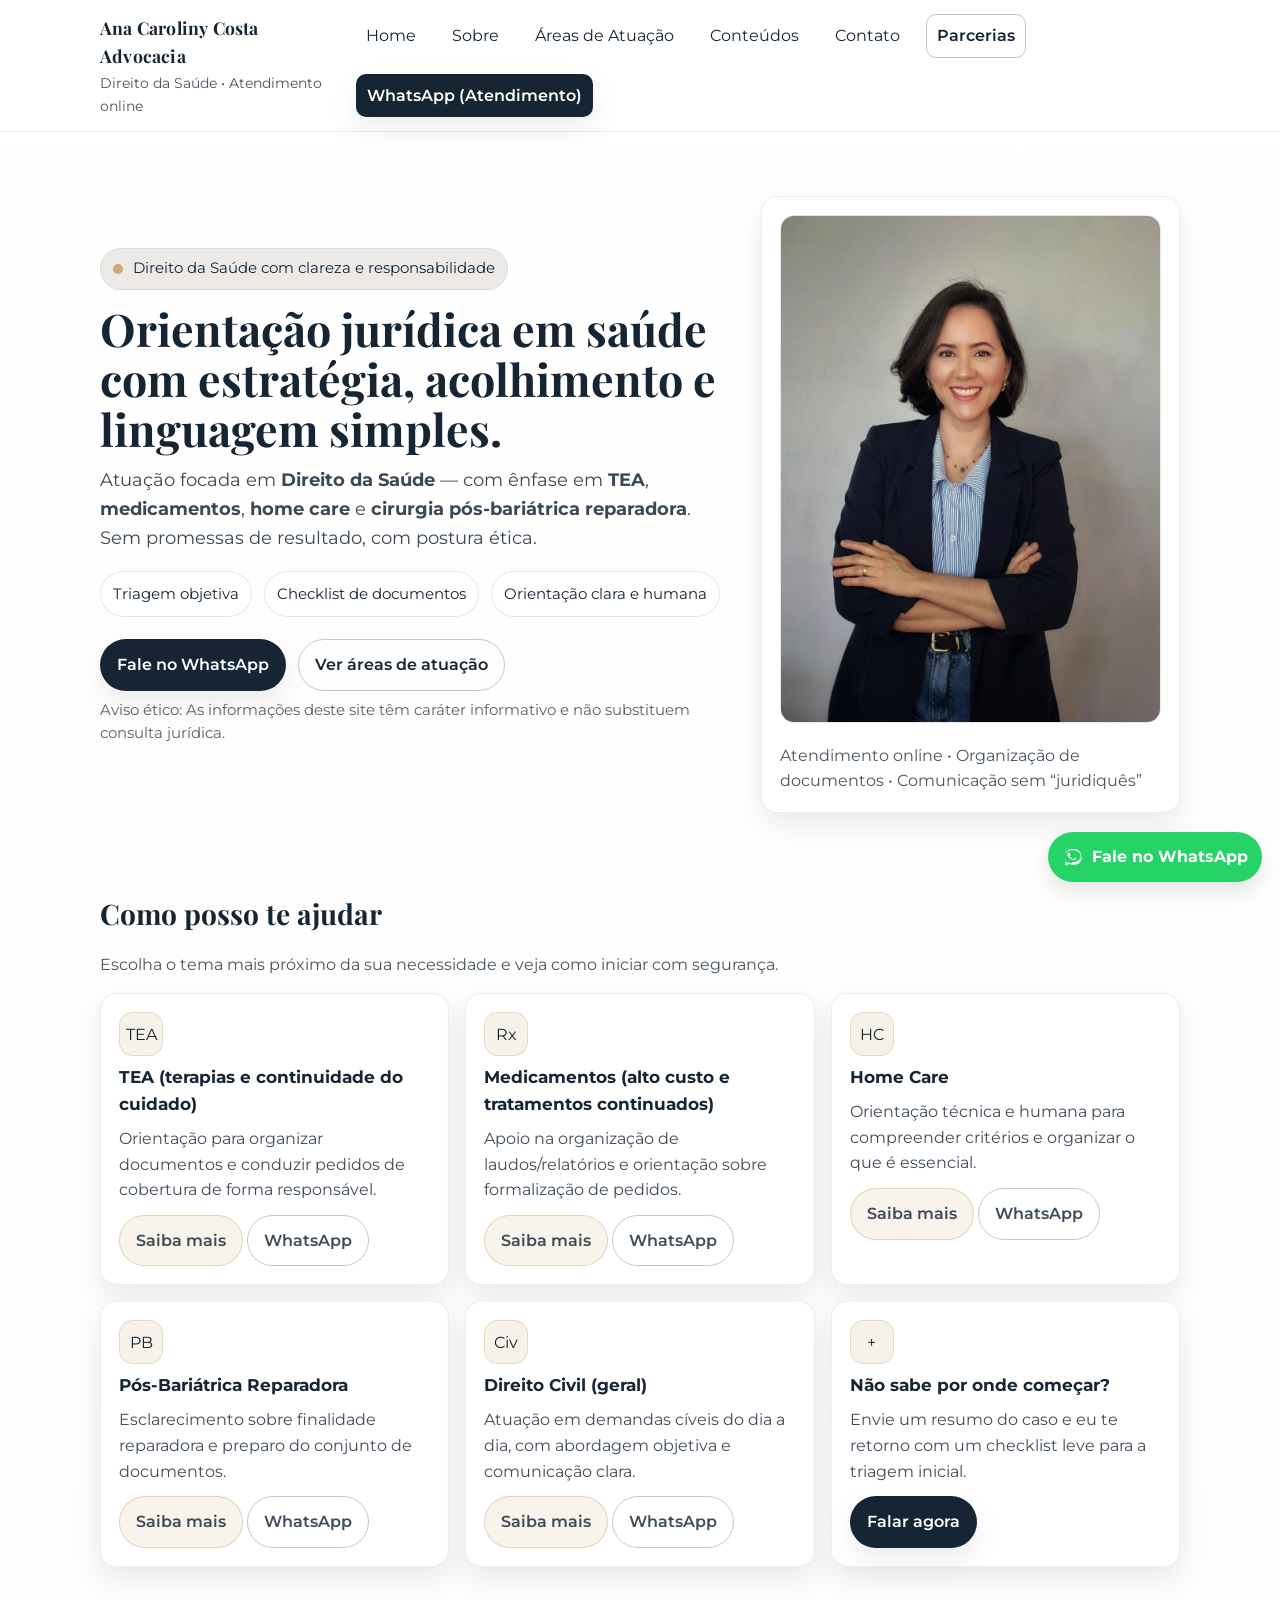
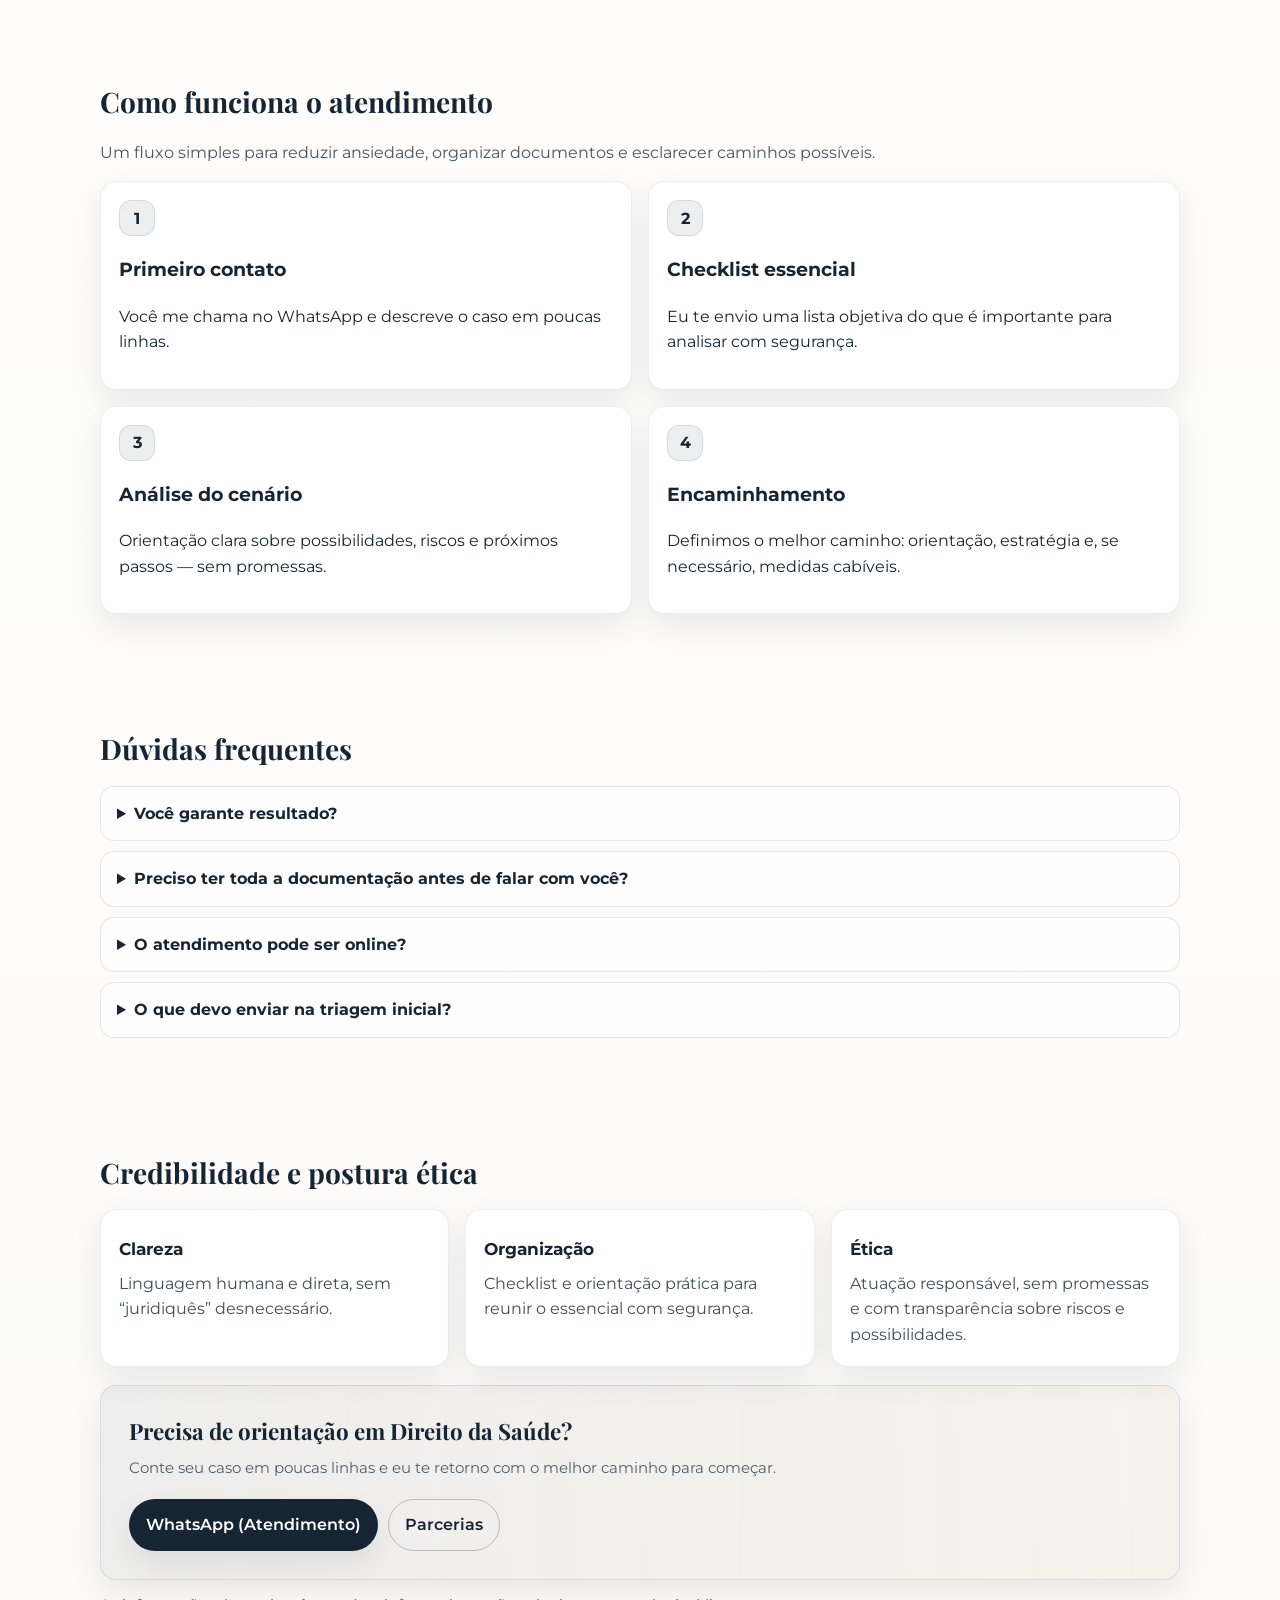
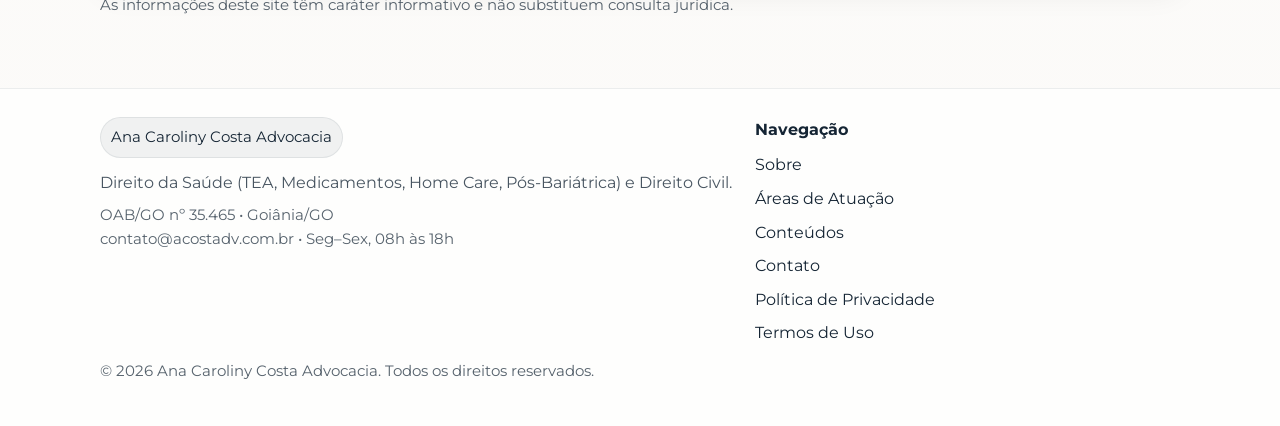
<file: index.html>
<!doctype html>
<html lang="pt-BR">
<head>
  <meta charset="utf-8" />
  <meta name="viewport" content="width=device-width,initial-scale=1" />
  <title>Ana Caroliny Costa Advocacia | Direito da Saúde (TEA, Medicamentos, Home Care, Pós-Bariátrica)</title>
  <meta name="description" content="Escritório de advocacia com foco em Direito da Saúde: TEA, medicamentos, home care e cirurgia pós-bariátrica reparadora. Orientação clara, humana e ética. Atendimento online." />
  <meta name="robots" content="index,follow" />
  <link rel="canonical" href="https://www.seudominio.com.br/" />

  <!-- Open Graph -->
  <meta property="og:title" content="Ana Caroliny Costa Advocacia | Direito da Saúde" />
  <meta property="og:description" content="TEA, medicamentos, home care e pós-bariátrica reparadora. Orientação clara, humana e ética. Atendimento online." />
  <meta property="og:type" content="website" />
  <meta property="og:url" content="https://www.seudominio.com.br/" />
  <meta property="og:image" content="https://www.seudominio.com.br/assets/img/og-image.jpg" />
  <meta name="twitter:card" content="summary_large_image" />

  <!-- Performance: fonts -->
  <link rel="preconnect" href="https://fonts.googleapis.com" />
  <link rel="preconnect" href="https://fonts.gstatic.com" crossorigin />
  <link href="https://fonts.googleapis.com/css2?family=Montserrat:wght@400;600;700&family=Playfair+Display:wght@500;600;700&display=swap" rel="stylesheet" />

  <link rel="stylesheet" href="/assets/css/styles.css" />
  <script defer src="/assets/js/main.js"></script>

  <!-- Local SEO (ajuste cidade/UF, endereço, oab, e-mail no JS e/ou aqui) -->
  <script type="application/ld+json">
  {
    "@context":"https://schema.org",
    "@type":"LegalService",
    "name":"Ana Caroliny Costa Advocacia",
    "url":"https://www.seudominio.com.br/",
    "image":"https://www.seudominio.com.br/assets/img/og-image.jpg",
    "areaServed":"BR",
    "telephone":"+55 62 98211-8311",
    "address":{
      "@type":"PostalAddress",
      "addressLocality":"Goiânia",
      "addressRegion":"GO",
      "addressCountry":"BR"
    },
    "serviceType":[
      "Direito da Saúde",
      "Planos de saúde",
      "TEA",
      "Medicamentos",
      "Home Care",
      "Cirurgia pós-bariátrica reparadora",
      "Direito Civil"
    ]
  }
  </script>
</head>

<body>
  <a class="skip-link" href="#conteudo">Pular para o conteúdo principal</a>

  <header>
    <div class="container">
      <nav class="nav" aria-label="Navegação principal">
        <a class="brand" href="/" aria-label="Ir para a página inicial">
          <strong>Ana Caroliny Costa Advocacia</strong>
          <span>Direito da Saúde • Atendimento online</span>
        </a>

        <div class="menu" role="navigation">
          <a href="/">Home</a>
          <a href="/sobre/">Sobre</a>
          <a href="/areas-de-atuacao/">Áreas de Atuação</a>
          <a href="/conteudos/">Conteúdos</a>
          <a href="/contato/">Contato</a>
          <a class="btn btn-secondary" href="https://wa.me/5562981219641?text=Ol%C3%A1%21%20Vim%20pelo%20site%20e%20gostaria%20de%20falar%20sobre%20parceria%2Fpalestra%20com%20a%20Ana%20Caroliny%20Costa%20Advocacia."
             target="_blank" rel="noopener">Parcerias</a>
          <a class="btn btn-primary" href="https://wa.me/5562981219641?text=Ol%C3%A1%21%20Vim%20pelo%20site%20da%20Ana%20Caroliny%20Costa%20Advocacia%20e%20gostaria%20de%20orienta%C3%A7%C3%A3o."
             target="_blank" rel="noopener">WhatsApp (Atendimento)</a>
        </div>
      </nav>
    </div>
  </header>

  <main id="conteudo">
    <section class="hero">
      <div class="container">
        <div class="hero-grid">
          <div>
            <div class="kicker"><i></i><span>Direito da Saúde com clareza e responsabilidade</span></div>
            <h1>Orientação jurídica em saúde com estratégia, acolhimento e linguagem simples.</h1>
            <p class="lead">
              Atuação focada em <strong>Direito da Saúde</strong> — com ênfase em <strong>TEA</strong>, <strong>medicamentos</strong>,
              <strong>home care</strong> e <strong>cirurgia pós-bariátrica reparadora</strong>. Sem promessas de resultado, com postura ética.
            </p>

            <div class="proof" aria-label="Diferenciais em destaque">
              <span class="pill">Triagem objetiva</span>
              <span class="pill">Checklist de documentos</span>
              <span class="pill">Orientação clara e humana</span>
            </div>

            <div style="display:flex;gap:12px;flex-wrap:wrap">
              <a class="btn btn-primary"
                 href="https://wa.me/5562981219641?text=Ol%C3%A1%21%20Vim%20pelo%20site%20da%20Ana%20Caroliny%20Costa%20Advocacia%20e%20gostaria%20de%20orienta%C3%A7%C3%A3o."
                 target="_blank" rel="noopener">Fale no WhatsApp</a>
              <a class="btn btn-secondary" href="/areas-de-atuacao/">Ver áreas de atuação</a>
            </div>

            <p class="smallprint">
              Aviso ético: As informações deste site têm caráter informativo e não substituem consulta jurídica.
            </p>
          </div>

          <div class="card hero-card" aria-label="Imagem institucional">
            <img src="/assets/img/placeholder-ana.jpg" alt="Foto institucional da advogada (substituir pela foto oficial)" loading="lazy" width="720" height="720" />
            <p class="muted" style="margin:12px 0 0">
              Atendimento online • Organização de documentos • Comunicação sem “juridiquês”
            </p>
          </div>
        </div>
      </div>
    </section>

    <section class="section" aria-labelledby="ajuda">
      <div class="container">
        <h2 id="ajuda">Como posso te ajudar</h2>
        <p class="muted">Escolha o tema mais próximo da sua necessidade e veja como iniciar com segurança.</p>

        <div class="grid-3">
          <article class="card item">
            <div class="icon" aria-hidden="true">TEA</div>
            <h3>TEA (terapias e continuidade do cuidado)</h3>
            <p>Orientação para organizar documentos e conduzir pedidos de cobertura de forma responsável.</p>
            <p style="margin-top:12px">
              <a class="btn btn-gold" href="/areas-de-atuacao/tea/">Saiba mais</a>
              <a class="btn btn-secondary"
                 href="https://wa.me/5562981219641?text=Ol%C3%A1%21%20Vim%20pelo%20site%20e%20preciso%20de%20orienta%C3%A7%C3%A3o%20sobre%20TEA%2Fterapias%20e%20plano%20de%20sa%C3%BAde."
                 target="_blank" rel="noopener">WhatsApp</a>
            </p>
          </article>

          <article class="card item">
            <div class="icon" aria-hidden="true">Rx</div>
            <h3>Medicamentos (alto custo e tratamentos continuados)</h3>
            <p>Apoio na organização de laudos/relatórios e orientação sobre formalização de pedidos.</p>
            <p style="margin-top:12px">
              <a class="btn btn-gold" href="/areas-de-atuacao/medicamentos/">Saiba mais</a>
              <a class="btn btn-secondary"
                 href="https://wa.me/5562981219641?text=Ol%C3%A1%21%20Vim%20pelo%20site%20e%20preciso%20de%20orienta%C3%A7%C3%A3o%20sobre%20cobertura%20de%20medicamento."
                 target="_blank" rel="noopener">WhatsApp</a>
            </p>
          </article>

          <article class="card item">
            <div class="icon" aria-hidden="true">HC</div>
            <h3>Home Care</h3>
            <p>Orientação técnica e humana para compreender critérios e organizar o que é essencial.</p>
            <p style="margin-top:12px">
              <a class="btn btn-gold" href="/areas-de-atuacao/home-care/">Saiba mais</a>
              <a class="btn btn-secondary"
                 href="https://wa.me/5562981219641?text=Ol%C3%A1%21%20Vim%20pelo%20site%20e%20preciso%20de%20orienta%C3%A7%C3%A3o%20sobre%20home%20care."
                 target="_blank" rel="noopener">WhatsApp</a>
            </p>
          </article>

          <article class="card item">
            <div class="icon" aria-hidden="true">PB</div>
            <h3>Pós-Bariátrica Reparadora</h3>
            <p>Esclarecimento sobre finalidade reparadora e preparo do conjunto de documentos.</p>
            <p style="margin-top:12px">
              <a class="btn btn-gold" href="/areas-de-atuacao/cirurgia-pos-bariatrica/">Saiba mais</a>
              <a class="btn btn-secondary"
                 href="https://wa.me/5562981219641?text=Ol%C3%A1%21%20Vim%20pelo%20site%20e%20preciso%20de%20orienta%C3%A7%C3%A3o%20sobre%20cirurgia%20p%C3%B3s-bari%C3%A1trica%20reparadora."
                 target="_blank" rel="noopener">WhatsApp</a>
            </p>
          </article>

          <article class="card item">
            <div class="icon" aria-hidden="true">Civ</div>
            <h3>Direito Civil (geral)</h3>
            <p>Atuação em demandas cíveis do dia a dia, com abordagem objetiva e comunicação clara.</p>
            <p style="margin-top:12px">
              <a class="btn btn-gold" href="/areas-de-atuacao/direito-civil/">Saiba mais</a>
              <a class="btn btn-secondary"
                 href="https://wa.me/5562981219641?text=Ol%C3%A1%21%20Vim%20pelo%20site%20e%20gostaria%20de%20orienta%C3%A7%C3%A3o%20em%20Direito%20Civil."
                 target="_blank" rel="noopener">WhatsApp</a>
            </p>
          </article>

          <article class="card item">
            <div class="icon" aria-hidden="true">+</div>
            <h3>Não sabe por onde começar?</h3>
            <p>Envie um resumo do caso e eu te retorno com um checklist leve para a triagem inicial.</p>
            <p style="margin-top:12px">
              <a class="btn btn-primary"
                 href="https://wa.me/5562981219641?text=Ol%C3%A1%21%20Vim%20pelo%20site%20da%20Ana%20Caroliny%20Costa%20Advocacia%20e%20gostaria%20de%20orienta%C3%A7%C3%A3o."
                 target="_blank" rel="noopener">Falar agora</a>
            </p>
          </article>
        </div>
      </div>
    </section>

    <section class="section" aria-labelledby="como-funciona">
      <div class="container">
        <h2 id="como-funciona">Como funciona o atendimento</h2>
        <p class="muted">Um fluxo simples para reduzir ansiedade, organizar documentos e esclarecer caminhos possíveis.</p>

        <div class="grid-2">
          <div class="card step">
            <div class="n" aria-hidden="true">1</div>
            <h3>Primeiro contato</h3>
            <p>Você me chama no WhatsApp e descreve o caso em poucas linhas.</p>
          </div>
          <div class="card step">
            <div class="n" aria-hidden="true">2</div>
            <h3>Checklist essencial</h3>
            <p>Eu te envio uma lista objetiva do que é importante para analisar com segurança.</p>
          </div>
          <div class="card step">
            <div class="n" aria-hidden="true">3</div>
            <h3>Análise do cenário</h3>
            <p>Orientação clara sobre possibilidades, riscos e próximos passos — sem promessas.</p>
          </div>
          <div class="card step">
            <div class="n" aria-hidden="true">4</div>
            <h3>Encaminhamento</h3>
            <p>Definimos o melhor caminho: orientação, estratégia e, se necessário, medidas cabíveis.</p>
          </div>
        </div>
      </div>
    </section>

    <section class="section" aria-labelledby="faq">
      <div class="container">
        <h2 id="faq">Dúvidas frequentes</h2>
        <div class="faq">
          <details>
            <summary>Você garante resultado?</summary>
            <p>Não. O trabalho jurídico depende de documentos, contexto e decisões de terceiros. A atuação é feita com técnica, transparência e ética.</p>
          </details>
          <details>
            <summary>Preciso ter toda a documentação antes de falar com você?</summary>
            <p>Não. Você pode chamar com o que já tem. Eu envio um checklist leve para completar o necessário.</p>
          </details>
          <details>
            <summary>O atendimento pode ser online?</summary>
            <p>Sim. O atendimento pode ser realizado online, com envio seguro de documentos.</p>
          </details>
          <details>
            <summary>O que devo enviar na triagem inicial?</summary>
            <p>Em geral: prescrição, relatório médico (quando houver), carteirinha do plano e qualquer comunicação/negativa recebida.</p>
          </details>
        </div>
      </div>
    </section>

    <section class="section" aria-labelledby="credibilidade">
      <div class="container">
        <h2 id="credibilidade">Credibilidade e postura ética</h2>
        <div class="grid-3">
          <div class="card item">
            <h3>Clareza</h3>
            <p>Linguagem humana e direta, sem “juridiquês” desnecessário.</p>
          </div>
          <div class="card item">
            <h3>Organização</h3>
            <p>Checklist e orientação prática para reunir o essencial com segurança.</p>
          </div>
          <div class="card item">
            <h3>Ética</h3>
            <p>Atuação responsável, sem promessas e com transparência sobre riscos e possibilidades.</p>
          </div>
        </div>

        <div class="card cta" style="margin-top:18px">
          <div>
            <strong>Precisa de orientação em Direito da Saúde?</strong>
            <div class="smallprint">Conte seu caso em poucas linhas e eu te retorno com o melhor caminho para começar.</div>
          </div>
          <div style="display:flex;gap:10px;flex-wrap:wrap">
            <a class="btn btn-primary"
               href="https://wa.me/5562981219641?text=Ol%C3%A1%21%20Vim%20pelo%20site%20da%20Ana%20Caroliny%20Costa%20Advocacia%20e%20gostaria%20de%20orienta%C3%A7%C3%A3o."
               target="_blank" rel="noopener">WhatsApp (Atendimento)</a>
            <a class="btn btn-secondary"
               href="https://wa.me/5562981219641?text=Ol%C3%A1%21%20Vim%20pelo%20site%20e%20gostaria%20de%20falar%20sobre%20parceria%2Fpalestra%20com%20a%20Ana%20Caroliny%20Costa%20Advocacia."
               target="_blank" rel="noopener">Parcerias</a>
          </div>
        </div>

        <p class="smallprint" style="margin-top:14px">
          As informações deste site têm caráter informativo e não substituem consulta jurídica.
        </p>
      </div>
    </section>
  </main>

  <footer>
    <div class="container">
      <div class="footer-grid">
        <div>
          <div class="badge">Ana Caroliny Costa Advocacia</div>
          <p class="muted" style="margin:12px 0 6px">
            Direito da Saúde (TEA, Medicamentos, Home Care, Pós-Bariátrica) e Direito Civil.
          </p>
          <p class="smallprint">
            <span data-site="oab">OAB/GO nº 35.465</span> • <span data-site="cityUF">Goiânia/GO</span><br/>
            <span data-site="email">contato@acostadv.com.br</span> • <span data-site="hours">Seg–Sex, 08h às 18h</span>
          </p>
        </div>
        <div>
          <p style="margin:0 0 10px"><strong>Navegação</strong></p>
          <p style="margin:0;display:grid;gap:8px">
            <a href="/sobre/">Sobre</a>
            <a href="/areas-de-atuacao/">Áreas de Atuação</a>
            <a href="/conteudos/">Conteúdos</a>
            <a href="/contato/">Contato</a>
            <a href="/politica-de-privacidade/">Política de Privacidade</a>
            <a href="/termos-de-uso/">Termos de Uso</a>
          </p>
        </div>
      </div>
      <p class="smallprint" style="margin-top:14px">
        © <span id="year"></span> Ana Caroliny Costa Advocacia. Todos os direitos reservados.
      </p>
    </div>
  </footer>

  <!-- WhatsApp fixo (regra inegociável) -->
  <a class="wa-float" href="https://wa.me/5562981219641?text=Ol%C3%A1%21%20Vim%20pelo%20site%20da%20Ana%20Caroliny%20Costa%20Advocacia%20e%20gostaria%20de%20orienta%C3%A7%C3%A3o."
     target="_blank" rel="noopener" aria-label="Fale no WhatsApp (Atendimento)">
    <svg aria-hidden="true" viewBox="0 0 32 32" fill="none">
      <path fill="currentColor" d="M16 3C9.4 3 4 8.1 4 14.4c0 2.5.9 4.9 2.4 6.9L5 29l7.9-1.9c2 .9 4.2 1.4 6.5 1.4 6.6 0 12-5.1 12-11.4C31.4 8.1 26 3 19.4 3H16zm0 22.9c-2.1 0-4.1-.5-5.9-1.5l-.4-.2-4.7 1.1 1.2-4.4-.3-.4c-1.3-1.9-2-4-2-6.2C4.3 9.4 9 5.2 14.9 5.2h4.5c5.9 0 10.6 4.2 10.6 9.3 0 5.2-4.7 9.4-10.6 9.4H16zm7-6.9c-.4-.2-2.2-1.1-2.6-1.2-.4-.2-.6-.2-.9.2-.2.4-1 1.2-1.2 1.4-.2.2-.4.2-.8 0-.4-.2-1.6-.6-3-1.8-1.1-1-1.9-2.2-2.1-2.6-.2-.4 0-.6.2-.8l.6-.7c.2-.2.2-.4.3-.6.1-.2 0-.4 0-.6s-.9-2.2-1.2-3c-.3-.8-.7-.7-.9-.7h-.8c-.2 0-.6.1-.9.4-.3.3-1.2 1.1-1.2 2.7s1.2 3.1 1.4 3.3c.2.2 2.4 3.7 5.9 5.2.8.3 1.4.5 1.9.6.8.3 1.5.2 2.1.1.6-.1 2.2-.9 2.5-1.8.3-.9.3-1.6.2-1.8-.1-.2-.4-.3-.8-.5z"/>
    </svg>
    <span>Fale no WhatsApp</span>
  </a>
</body>
</html>
</file>
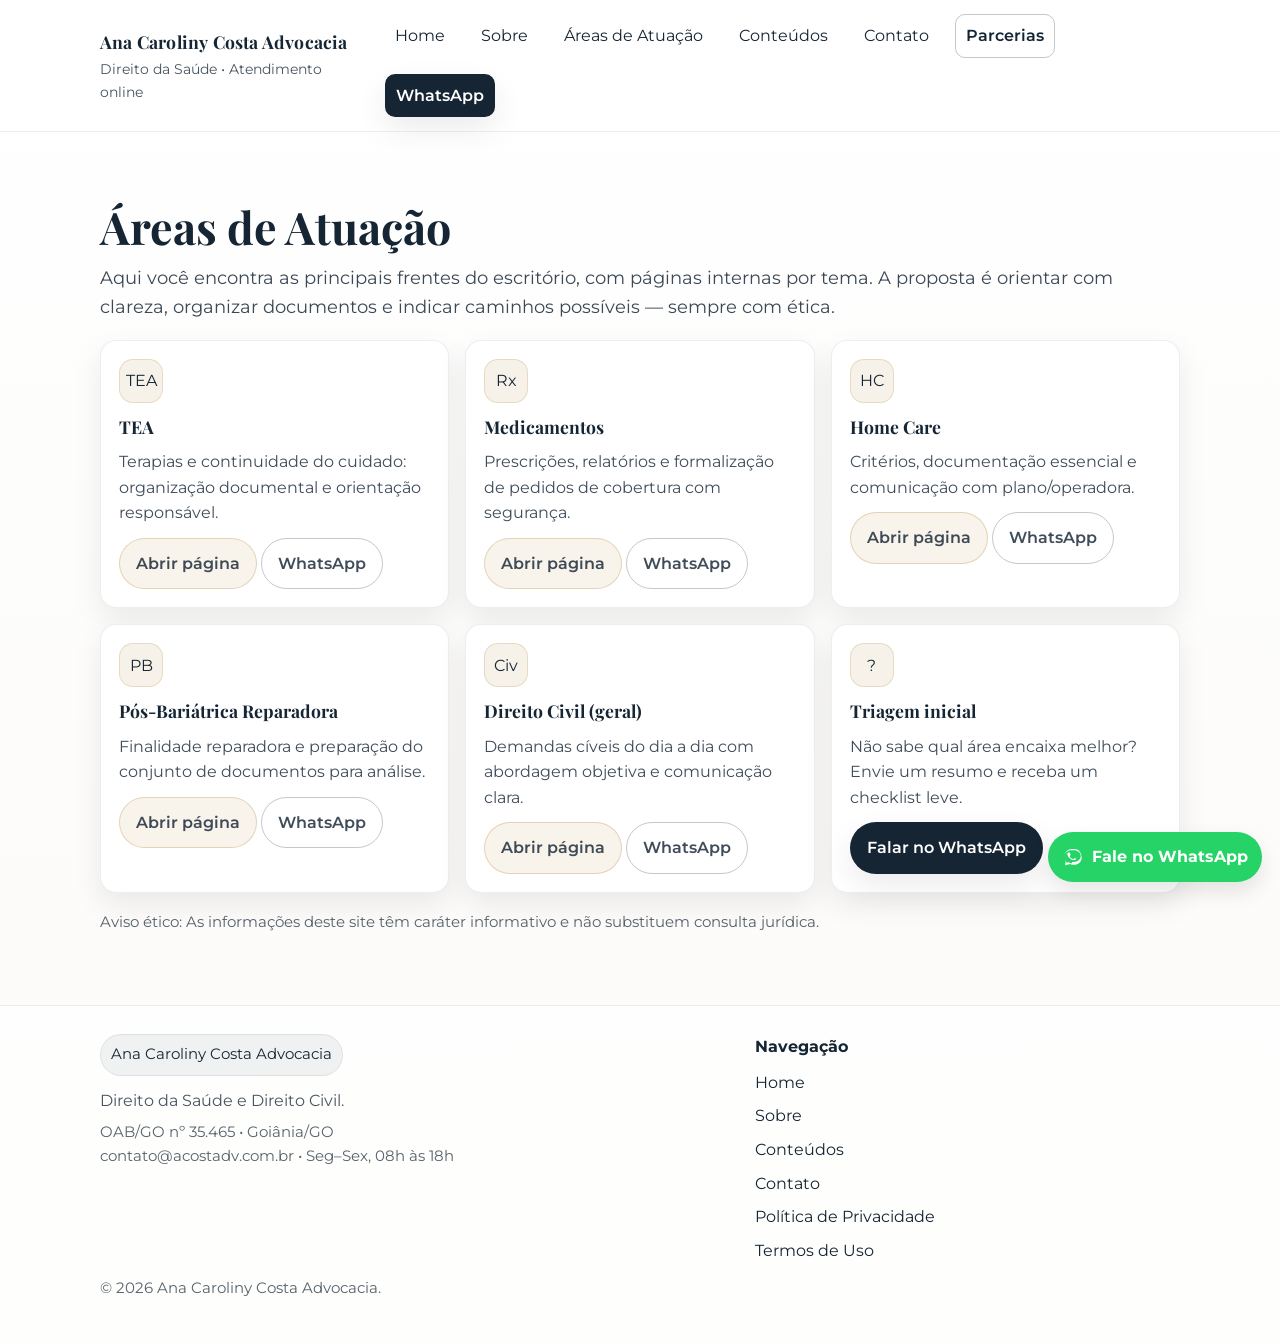
<file: areas-de-atuacao/index.html>
<!doctype html>
<html lang="pt-BR">
<head>
  <meta charset="utf-8" />
  <meta name="viewport" content="width=device-width,initial-scale=1" />
  <title>Áreas de Atuação | Ana Caroliny Costa Advocacia</title>
  <meta name="description" content="Conheça as áreas de atuação: Direito da Saúde (TEA, medicamentos, home care, pós-bariátrica reparadora) e Direito Civil. Páginas internas por tema e CTAs contextualizados." />
  <meta name="robots" content="index,follow" />
  <link rel="canonical" href="https://www.seudominio.com.br/areas-de-atuacao/" />

  <meta property="og:title" content="Áreas de Atuação | Ana Caroliny Costa Advocacia" />
  <meta property="og:description" content="Direito da Saúde com foco em TEA, medicamentos, home care e pós-bariátrica reparadora. Linguagem clara e ética." />
  <meta property="og:type" content="website" />
  <meta property="og:url" content="https://www.seudominio.com.br/areas-de-atuacao/" />
  <meta property="og:image" content="https://www.seudominio.com.br/assets/img/og-image.jpg" />

  <link rel="preconnect" href="https://fonts.googleapis.com" />
  <link rel="preconnect" href="https://fonts.gstatic.com" crossorigin />
  <link href="https://fonts.googleapis.com/css2?family=Montserrat:wght@400;600;700&family=Playfair+Display:wght@500;600;700&display=swap" rel="stylesheet" />

  <link rel="stylesheet" href="/assets/css/styles.css" />
  <script defer src="/assets/js/main.js"></script>
</head>

<body>
  <a class="skip-link" href="#conteudo">Pular para o conteúdo principal</a>

  <header>
    <div class="container">
      <nav class="nav" aria-label="Navegação principal">
        <a class="brand" href="/" aria-label="Ir para a página inicial">
          <strong>Ana Caroliny Costa Advocacia</strong>
          <span>Direito da Saúde • Atendimento online</span>
        </a>

        <div class="menu">
          <a href="/">Home</a>
          <a href="/sobre/">Sobre</a>
          <a href="/areas-de-atuacao/" aria-current="page">Áreas de Atuação</a>
          <a href="/conteudos/">Conteúdos</a>
          <a href="/contato/">Contato</a>
          <a class="btn btn-secondary" href="https://wa.me/5562981219641?text=Ol%C3%A1%21%20Vim%20pelo%20site%20e%20gostaria%20de%20falar%20sobre%20parceria%2Fpalestra%20com%20a%20Ana%20Caroliny%20Costa%20Advocacia."
             target="_blank" rel="noopener">Parcerias</a>
          <a class="btn btn-primary" href="https://wa.me/5562981219641?text=Ol%C3%A1%21%20Vim%20pelo%20site%20da%20Ana%20Caroliny%20Costa%20Advocacia%20e%20gostaria%20de%20orienta%C3%A7%C3%A3o."
             target="_blank" rel="noopener">WhatsApp</a>
        </div>
      </nav>
    </div>
  </header>

  <main id="conteudo" class="section">
    <div class="container">
      <h1>Áreas de Atuação</h1>
      <p class="lead">
        Aqui você encontra as principais frentes do escritório, com páginas internas por tema.
        A proposta é orientar com clareza, organizar documentos e indicar caminhos possíveis — sempre com ética.
      </p>

      <div class="grid-3" style="margin-top:18px">
        <article class="card item">
          <div class="icon" aria-hidden="true">TEA</div>
          <h2 style="font-size:1.1rem;margin:10px 0 8px">TEA</h2>
          <p>Terapias e continuidade do cuidado: organização documental e orientação responsável.</p>
          <p style="margin-top:12px">
            <a class="btn btn-gold" href="/areas-de-atuacao/tea/">Abrir página</a>
            <a class="btn btn-secondary" target="_blank" rel="noopener"
               href="https://wa.me/5562981219641?text=Ol%C3%A1%21%20Vim%20pelo%20site%20e%20preciso%20de%20orienta%C3%A7%C3%A3o%20sobre%20TEA%2Fterapias%20e%20plano%20de%20sa%C3%BAde.">WhatsApp</a>
          </p>
        </article>

        <article class="card item">
          <div class="icon" aria-hidden="true">Rx</div>
          <h2 style="font-size:1.1rem;margin:10px 0 8px">Medicamentos</h2>
          <p>Prescrições, relatórios e formalização de pedidos de cobertura com segurança.</p>
          <p style="margin-top:12px">
            <a class="btn btn-gold" href="/areas-de-atuacao/medicamentos/">Abrir página</a>
            <a class="btn btn-secondary" target="_blank" rel="noopener"
               href="https://wa.me/5562981219641?text=Ol%C3%A1%21%20Vim%20pelo%20site%20e%20preciso%20de%20orienta%C3%A7%C3%A3o%20sobre%20cobertura%20de%20medicamento.">WhatsApp</a>
          </p>
        </article>

        <article class="card item">
          <div class="icon" aria-hidden="true">HC</div>
          <h2 style="font-size:1.1rem;margin:10px 0 8px">Home Care</h2>
          <p>Critérios, documentação essencial e comunicação com plano/operadora.</p>
          <p style="margin-top:12px">
            <a class="btn btn-gold" href="/areas-de-atuacao/home-care/">Abrir página</a>
            <a class="btn btn-secondary" target="_blank" rel="noopener"
               href="https://wa.me/5562981219641?text=Ol%C3%A1%21%20Vim%20pelo%20site%20e%20preciso%20de%20orienta%C3%A7%C3%A3o%20sobre%20home%20care.">WhatsApp</a>
          </p>
        </article>

        <article class="card item">
          <div class="icon" aria-hidden="true">PB</div>
          <h2 style="font-size:1.1rem;margin:10px 0 8px">Pós-Bariátrica Reparadora</h2>
          <p>Finalidade reparadora e preparação do conjunto de documentos para análise.</p>
          <p style="margin-top:12px">
            <a class="btn btn-gold" href="/areas-de-atuacao/cirurgia-pos-bariatrica/">Abrir página</a>
            <a class="btn btn-secondary" target="_blank" rel="noopener"
               href="https://wa.me/5562981219641?text=Ol%C3%A1%21%20Vim%20pelo%20site%20e%20preciso%20de%20orienta%C3%A7%C3%A3o%20sobre%20cirurgia%20p%C3%B3s-bari%C3%A1trica%20reparadora.">WhatsApp</a>
          </p>
        </article>

        <article class="card item">
          <div class="icon" aria-hidden="true">Civ</div>
          <h2 style="font-size:1.1rem;margin:10px 0 8px">Direito Civil (geral)</h2>
          <p>Demandas cíveis do dia a dia com abordagem objetiva e comunicação clara.</p>
          <p style="margin-top:12px">
            <a class="btn btn-gold" href="/areas-de-atuacao/direito-civil/">Abrir página</a>
            <a class="btn btn-secondary" target="_blank" rel="noopener"
               href="https://wa.me/5562981219641?text=Ol%C3%A1%21%20Vim%20pelo%20site%20e%20gostaria%20de%20orienta%C3%A7%C3%A3o%20em%20Direito%20Civil.">WhatsApp</a>
          </p>
        </article>

        <article class="card item">
          <div class="icon" aria-hidden="true">?</div>
          <h2 style="font-size:1.1rem;margin:10px 0 8px">Triagem inicial</h2>
          <p>Não sabe qual área encaixa melhor? Envie um resumo e receba um checklist leve.</p>
          <p style="margin-top:12px">
            <a class="btn btn-primary" target="_blank" rel="noopener"
               href="https://wa.me/5562981219641?text=Ol%C3%A1%21%20Vim%20pelo%20site%20da%20Ana%20Caroliny%20Costa%20Advocacia%20e%20gostaria%20de%20orienta%C3%A7%C3%A3o.">Falar no WhatsApp</a>
          </p>
        </article>
      </div>

      <p class="smallprint" style="margin-top:18px">
        Aviso ético: As informações deste site têm caráter informativo e não substituem consulta jurídica.
      </p>
    </div>
  </main>

  <footer>
    <div class="container">
      <div class="footer-grid">
        <div>
          <div class="badge">Ana Caroliny Costa Advocacia</div>
          <p class="muted" style="margin:12px 0 6px">Direito da Saúde e Direito Civil.</p>
          <p class="smallprint">
            <span data-site="oab">OAB/GO nº 35.465</span> • <span data-site="cityUF">Goiânia/GO</span><br/>
            <span data-site="email">contato@acostadv.com.br</span> • <span data-site="hours">Seg–Sex, 08h às 18h</span>
          </p>
        </div>
        <div>
          <p style="margin:0 0 10px"><strong>Navegação</strong></p>
          <p style="margin:0;display:grid;gap:8px">
            <a href="/">Home</a>
            <a href="/sobre/">Sobre</a>
            <a href="/conteudos/">Conteúdos</a>
            <a href="/contato/">Contato</a>
            <a href="/politica-de-privacidade/">Política de Privacidade</a>
            <a href="/termos-de-uso/">Termos de Uso</a>
          </p>
        </div>
      </div>
      <p class="smallprint" style="margin-top:14px">© <span id="year"></span> Ana Caroliny Costa Advocacia.</p>
    </div>
  </footer>

  <a class="wa-float" href="https://wa.me/5562981219641?text=Ol%C3%A1%21%20Vim%20pelo%20site%20da%20Ana%20Caroliny%20Costa%20Advocacia%20e%20gostaria%20de%20orienta%C3%A7%C3%A3o."
     target="_blank" rel="noopener" aria-label="Fale no WhatsApp (Atendimento)">
    <svg aria-hidden="true" viewBox="0 0 32 32" fill="none">
      <path fill="currentColor" d="M16 3C9.4 3 4 8.1 4 14.4c0 2.5.9 4.9 2.4 6.9L5 29l7.9-1.9c2 .9 4.2 1.4 6.5 1.4 6.6 0 12-5.1 12-11.4C31.4 8.1 26 3 19.4 3H16zm0 22.9c-2.1 0-4.1-.5-5.9-1.5l-.4-.2-4.7 1.1 1.2-4.4-.3-.4c-1.3-1.9-2-4-2-6.2C4.3 9.4 9 5.2 14.9 5.2h4.5c5.9 0 10.6 4.2 10.6 9.3 0 5.2-4.7 9.4-10.6 9.4H16zm7-6.9c-.4-.2-2.2-1.1-2.6-1.2-.4-.2-.6-.2-.9.2-.2.4-1 1.2-1.2 1.4-.2.2-.4.2-.8 0-.4-.2-1.6-.6-3-1.8-1.1-1-1.9-2.2-2.1-2.6-.2-.4 0-.6.2-.8l.6-.7c.2-.2.2-.4.3-.6.1-.2 0-.4 0-.6s-.9-2.2-1.2-3c-.3-.8-.7-.7-.9-.7h-.8c-.2 0-.6.1-.9.4-.3.3-1.2 1.1-1.2 2.7s1.2 3.1 1.4 3.3c.2.2 2.4 3.7 5.9 5.2.8.3 1.4.5 1.9.6.8.3 1.5.2 2.1.1.6-.1 2.2-.9 2.5-1.8.3-.9.3-1.6.2-1.8-.1-.2-.4-.3-.8-.5z"/>
    </svg>
    <span>Fale no WhatsApp</span>
  </a>
</body>
</html>
</file>
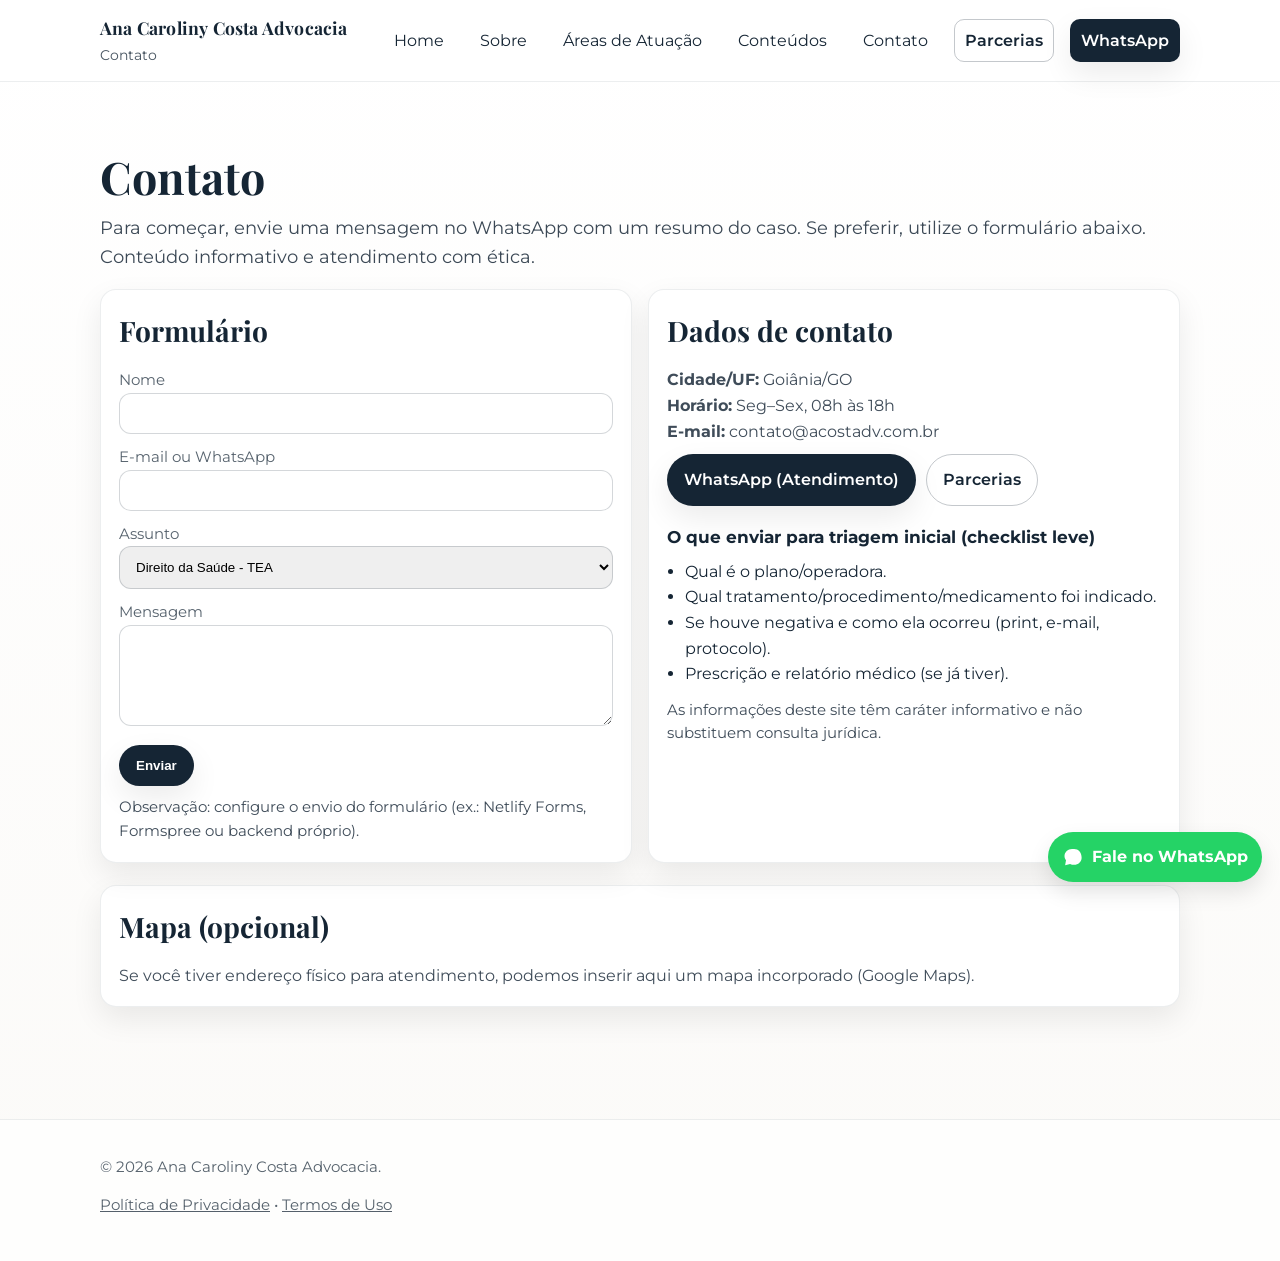
<file: contato/index.html>
<!doctype html>
<html lang="pt-BR">
<head>
  <meta charset="utf-8" />
  <meta name="viewport" content="width=device-width,initial-scale=1" />
  <title>Contato | Ana Caroliny Costa Advocacia</title>
  <meta name="description" content="Entre em contato com a Ana Caroliny Costa Advocacia. WhatsApp (atendimento e parcerias), formulário e checklist do que enviar para triagem inicial." />
  <meta name="robots" content="index,follow" />
  <link rel="canonical" href="https://www.seudominio.com.br/contato/" />

  <meta property="og:title" content="Contato | Ana Caroliny Costa Advocacia" />
  <meta property="og:description" content="WhatsApp (2 rotas), formulário e checklist para triagem inicial." />
  <meta property="og:type" content="website" />
  <meta property="og:url" content="https://www.seudominio.com.br/contato/" />
  <meta property="og:image" content="https://www.seudominio.com.br/assets/img/og-image.jpg" />

  <link rel="preconnect" href="https://fonts.googleapis.com" />
  <link rel="preconnect" href="https://fonts.gstatic.com" crossorigin />
  <link href="https://fonts.googleapis.com/css2?family=Montserrat:wght@400;600;700&family=Playfair+Display:wght@500;600;700&display=swap" rel="stylesheet" />

  <link rel="stylesheet" href="/assets/css/styles.css" />
  <script defer src="/assets/js/main.js"></script>
</head>

<body>
  <a class="skip-link" href="#conteudo">Pular para o conteúdo principal</a>

  <header>
    <div class="container">
      <nav class="nav" aria-label="Navegação principal">
        <a class="brand" href="/"><strong>Ana Caroliny Costa Advocacia</strong><span>Contato</span></a>
        <div class="menu">
          <a href="/">Home</a>
          <a href="/sobre/">Sobre</a>
          <a href="/areas-de-atuacao/">Áreas de Atuação</a>
          <a href="/conteudos/">Conteúdos</a>
          <a href="/contato/" aria-current="page">Contato</a>
          <a class="btn btn-secondary" target="_blank" rel="noopener"
             href="https://wa.me/5562981219641?text=Ol%C3%A1%21%20Vim%20pelo%20site%20e%20gostaria%20de%20falar%20sobre%20parceria%2Fpalestra%20com%20a%20Ana%20Caroliny%20Costa%20Advocacia.">Parcerias</a>
          <a class="btn btn-primary" target="_blank" rel="noopener"
             href="https://wa.me/5562981219641?text=Ol%C3%A1%21%20Vim%20pelo%20site%20da%20Ana%20Caroliny%20Costa%20Advocacia%20e%20gostaria%20de%20orienta%C3%A7%C3%A3o.">WhatsApp</a>
        </div>
      </nav>
    </div>
  </header>

  <main id="conteudo" class="section">
    <div class="container">
      <h1>Contato</h1>
      <p class="lead">
        Para começar, envie uma mensagem no WhatsApp com um resumo do caso.
        Se preferir, utilize o formulário abaixo. Conteúdo informativo e atendimento com ética.
      </p>

      <div class="grid-2" style="margin-top:18px">
        <section class="card item" aria-labelledby="form">
          <h2 id="form" style="margin-top:0">Formulário</h2>
          <form action="#" method="post" aria-label="Formulário de contato (configurar envio no seu provedor)">
            <label style="display:block;margin-bottom:10px">
              <span class="smallprint">Nome</span><br/>
              <input required name="nome" type="text"
                     style="width:100%;padding:12px;border-radius:12px;border:1px solid rgba(21,37,52,.18)" />
            </label>

            <label style="display:block;margin-bottom:10px">
              <span class="smallprint">E-mail ou WhatsApp</span><br/>
              <input required name="contato" type="text"
                     style="width:100%;padding:12px;border-radius:12px;border:1px solid rgba(21,37,52,.18)" />
            </label>

            <label style="display:block;margin-bottom:10px">
              <span class="smallprint">Assunto</span><br/>
              <select name="assunto" style="width:100%;padding:12px;border-radius:12px;border:1px solid rgba(21,37,52,.18)">
                <option>Direito da Saúde - TEA</option>
                <option>Direito da Saúde - Medicamentos</option>
                <option>Direito da Saúde - Home Care</option>
                <option>Direito da Saúde - Pós-Bariátrica</option>
                <option>Direito Civil</option>
                <option>Parcerias/Palestras</option>
                <option>Outro</option>
              </select>
            </label>

            <label style="display:block;margin-bottom:12px">
              <span class="smallprint">Mensagem</span><br/>
              <textarea required name="mensagem" rows="5"
                        style="width:100%;padding:12px;border-radius:12px;border:1px solid rgba(21,37,52,.18)"></textarea>
            </label>

            <button class="btn btn-primary" type="submit">Enviar</button>
            <p class="smallprint" style="margin-top:10px">
              Observação: configure o envio do formulário (ex.: Netlify Forms, Formspree ou backend próprio).
            </p>
          </form>
        </section>

        <section class="card item" aria-labelledby="dados">
          <h2 id="dados" style="margin-top:0">Dados de contato</h2>
          <p><strong>Cidade/UF:</strong> <span data-site="cityUF">Goiânia/GO</span></p>
          <p><strong>Horário:</strong> <span data-site="hours">Seg–Sex, 08h às 18h</span></p>
          <p><strong>E-mail:</strong> <span data-site="email">contato@acostadv.com.br</span></p>

          <div style="display:flex;gap:10px;flex-wrap:wrap;margin-top:10px">
            <a class="btn btn-primary" target="_blank" rel="noopener"
               href="https://wa.me/5562981219641?text=Ol%C3%A1%21%20Vim%20pelo%20site%20da%20Ana%20Caroliny%20Costa%20Advocacia%20e%20gostaria%20de%20orienta%C3%A7%C3%A3o.">WhatsApp (Atendimento)</a>
            <a class="btn btn-secondary" target="_blank" rel="noopener"
               href="https://wa.me/5562981219641?text=Ol%C3%A1%21%20Vim%20pelo%20site%20e%20gostaria%20de%20falar%20sobre%20parceria%2Fpalestra%20com%20a%20Ana%20Caroliny%20Costa%20Advocacia.">Parcerias</a>
          </div>

          <h3 style="margin-top:18px">O que enviar para triagem inicial (checklist leve)</h3>
          <ul style="margin:0;padding-left:18px">
            <li>Qual é o plano/operadora.</li>
            <li>Qual tratamento/procedimento/medicamento foi indicado.</li>
            <li>Se houve negativa e como ela ocorreu (print, e-mail, protocolo).</li>
            <li>Prescrição e relatório médico (se já tiver).</li>
          </ul>

          <p class="smallprint" style="margin-top:12px">
            As informações deste site têm caráter informativo e não substituem consulta jurídica.
          </p>
        </section>
      </div>

      <!-- Mapa opcional (placeholder) -->
      <section class="section" style="padding-top:22px" aria-label="Mapa (opcional)">
        <div class="card item">
          <h2 style="margin-top:0">Mapa (opcional)</h2>
          <p class="muted">Se você tiver endereço físico para atendimento, podemos inserir aqui um mapa incorporado (Google Maps).</p>
        </div>
      </section>
    </div>
  </main>

  <footer>
    <div class="container">
      <p class="smallprint">© <span id="year"></span> Ana Caroliny Costa Advocacia.</p>
      <p class="smallprint">
        <a href="/politica-de-privacidade/">Política de Privacidade</a> • <a href="/termos-de-uso/">Termos de Uso</a>
      </p>
    </div>
  </footer>

  <a class="wa-float" href="https://wa.me/5562981219641?text=Ol%C3%A1%21%20Vim%20pelo%20site%20da%20Ana%20Caroliny%20Costa%20Advocacia%20e%20gostaria%20de%20orienta%C3%A7%C3%A3o."
     target="_blank" rel="noopener" aria-label="Fale no WhatsApp (Atendimento)">
    <svg aria-hidden="true" viewBox="0 0 32 32" fill="none"><path fill="currentColor" d="M16 3C9.4 3 4 8.1 4 14.4c0 2.5.9 4.9 2.4 6.9L5 29l7.9-1.9c2 .9 4.2 1.4 6.5 1.4 6.6 0 12-5.1 12-11.4C31.4 8.1 26 3 19.4 3H16z"/></svg>
    <span>Fale no WhatsApp</span>
  </a>
</body>
</html>
</file>
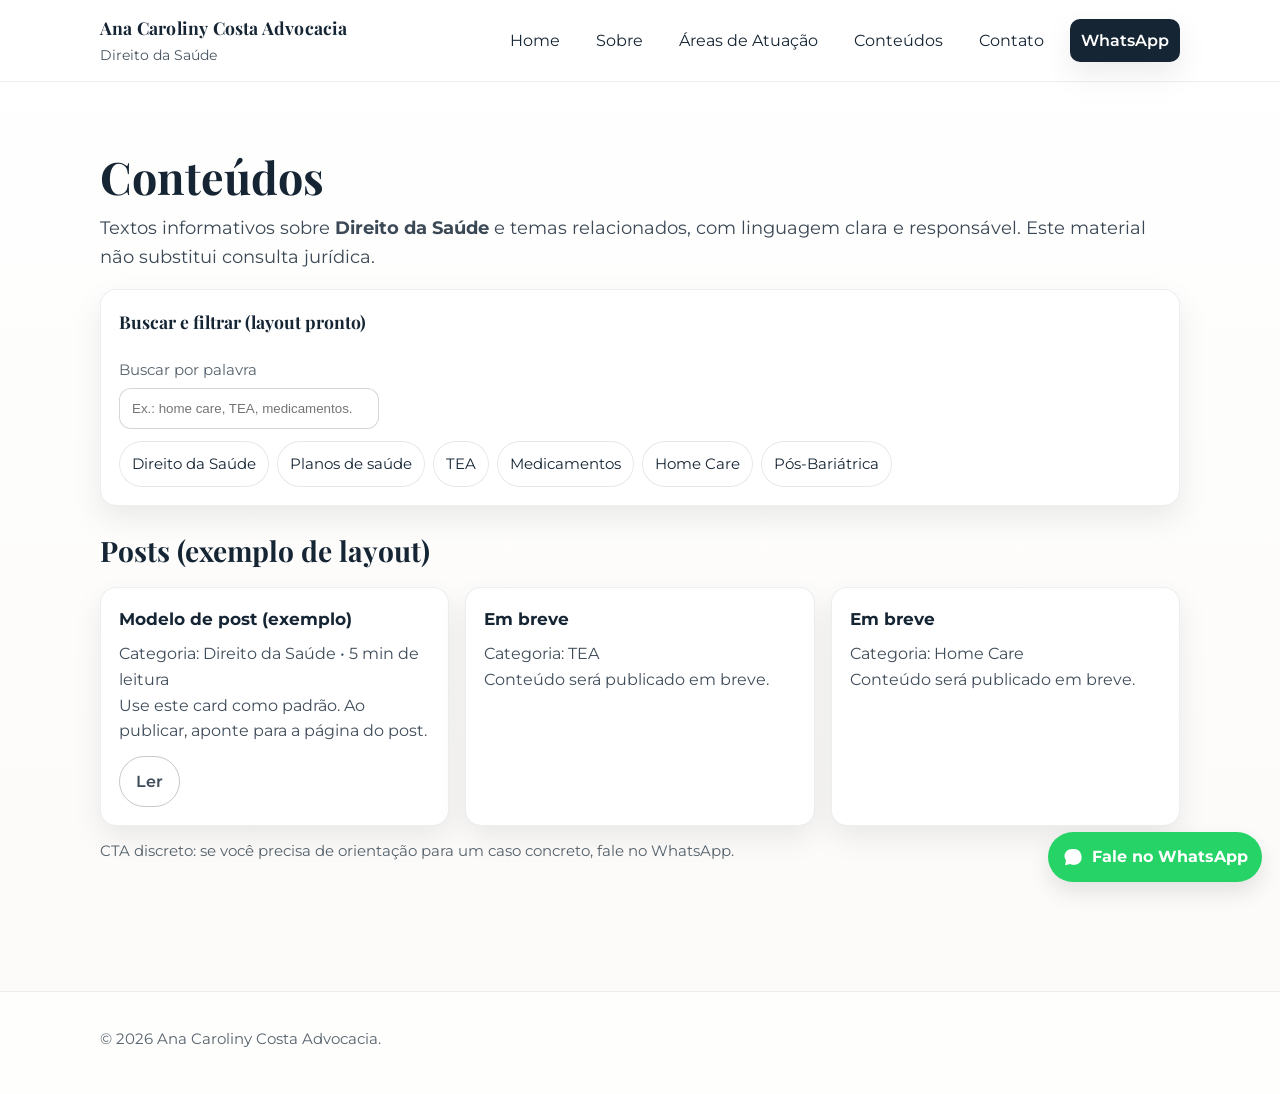
<file: conteudos/index.html>
<!doctype html>
<html lang="pt-BR">
<head>
  <meta charset="utf-8" />
  <meta name="viewport" content="width=device-width,initial-scale=1" />
  <title>Conteúdos | Ana Caroliny Costa Advocacia</title>
  <meta name="description" content="Conteúdos informativos sobre Direito da Saúde e temas relacionados. Textos claros e responsáveis, sem promessas de resultado." />
  <meta name="robots" content="index,follow" />
  <link rel="canonical" href="https://www.seudominio.com.br/conteudos/" />

  <meta property="og:title" content="Conteúdos | Ana Caroliny Costa Advocacia" />
  <meta property="og:description" content="Blog informativo sobre Direito da Saúde, com linguagem clara e postura ética." />
  <meta property="og:type" content="website" />
  <meta property="og:url" content="https://www.seudominio.com.br/conteudos/" />
  <meta property="og:image" content="https://www.seudominio.com.br/assets/img/og-image.jpg" />

  <link rel="preconnect" href="https://fonts.googleapis.com" />
  <link rel="preconnect" href="https://fonts.gstatic.com" crossorigin />
  <link href="https://fonts.googleapis.com/css2?family=Montserrat:wght@400;600;700&family=Playfair+Display:wght@500;600;700&display=swap" rel="stylesheet" />

  <link rel="stylesheet" href="/assets/css/styles.css" />
  <script defer src="/assets/js/main.js"></script>
</head>

<body>
  <a class="skip-link" href="#conteudo">Pular para o conteúdo principal</a>

  <header>
    <div class="container">
      <nav class="nav" aria-label="Navegação principal">
        <a class="brand" href="/"><strong>Ana Caroliny Costa Advocacia</strong><span>Direito da Saúde</span></a>
        <div class="menu">
          <a href="/">Home</a>
          <a href="/sobre/">Sobre</a>
          <a href="/areas-de-atuacao/">Áreas de Atuação</a>
          <a href="/conteudos/" aria-current="page">Conteúdos</a>
          <a href="/contato/">Contato</a>
          <a class="btn btn-primary" target="_blank" rel="noopener"
             href="https://wa.me/5562981219641?text=Ol%C3%A1%21%20Vim%20pelo%20site%20da%20Ana%20Caroliny%20Costa%20Advocacia%20e%20gostaria%20de%20orienta%C3%A7%C3%A3o.">WhatsApp</a>
        </div>
      </nav>
    </div>
  </header>

  <main id="conteudo" class="section">
    <div class="container">
      <h1>Conteúdos</h1>
      <p class="lead">
        Textos informativos sobre <strong>Direito da Saúde</strong> e temas relacionados, com linguagem clara e responsável.
        Este material não substitui consulta jurídica.
      </p>

      <div class="card item" style="margin-top:18px">
        <h2 style="margin-top:0;font-size:1.1rem">Buscar e filtrar (layout pronto)</h2>
        <div style="display:flex;gap:12px;flex-wrap:wrap;align-items:center">
          <label style="display:flex;flex-direction:column;gap:6px;min-width:260px">
            <span class="smallprint">Buscar por palavra</span>
            <input type="search" placeholder="Ex.: home care, TEA, medicamentos..."
                   style="padding:12px 12px;border-radius:12px;border:1px solid rgba(21,37,52,.18)" />
          </label>
          <div style="display:flex;gap:8px;flex-wrap:wrap">
            <span class="pill">Direito da Saúde</span>
            <span class="pill">Planos de saúde</span>
            <span class="pill">TEA</span>
            <span class="pill">Medicamentos</span>
            <span class="pill">Home Care</span>
            <span class="pill">Pós-Bariátrica</span>
          </div>
        </div>
      </div>

      <section class="section" style="padding-top:22px" aria-labelledby="lista-posts">
        <h2 id="lista-posts">Posts (exemplo de layout)</h2>
        <div class="grid-3">
          <article class="card item">
            <h3 style="margin-top:0">Modelo de post (exemplo)</h3>
            <p class="muted">Categoria: Direito da Saúde • 5 min de leitura</p>
            <p>Use este card como padrão. Ao publicar, aponte para a página do post.</p>
            <p style="margin-top:12px">
              <a class="btn btn-secondary" href="/conteudos/post/">Ler</a>
            </p>
          </article>

          <article class="card item">
            <h3 style="margin-top:0">Em breve</h3>
            <p class="muted">Categoria: TEA</p>
            <p>Conteúdo será publicado em breve.</p>
          </article>

          <article class="card item">
            <h3 style="margin-top:0">Em breve</h3>
            <p class="muted">Categoria: Home Care</p>
            <p>Conteúdo será publicado em breve.</p>
          </article>
        </div>

        <p class="smallprint" style="margin-top:14px">
          CTA discreto: se você precisa de orientação para um caso concreto, fale no WhatsApp.
        </p>
      </section>
    </div>
  </main>

  <footer>
    <div class="container">
      <p class="smallprint">© <span id="year"></span> Ana Caroliny Costa Advocacia.</p>
    </div>
  </footer>

  <a class="wa-float" href="https://wa.me/5562981219641?text=Ol%C3%A1%21%20Vim%20pelo%20site%20da%20Ana%20Caroliny%20Costa%20Advocacia%20e%20gostaria%20de%20orienta%C3%A7%C3%A3o."
     target="_blank" rel="noopener" aria-label="Fale no WhatsApp (Atendimento)">
    <svg aria-hidden="true" viewBox="0 0 32 32" fill="none"><path fill="currentColor" d="M16 3C9.4 3 4 8.1 4 14.4c0 2.5.9 4.9 2.4 6.9L5 29l7.9-1.9c2 .9 4.2 1.4 6.5 1.4 6.6 0 12-5.1 12-11.4C31.4 8.1 26 3 19.4 3H16z"/></svg>
    <span>Fale no WhatsApp</span>
  </a>
</body>
</html>
</file>
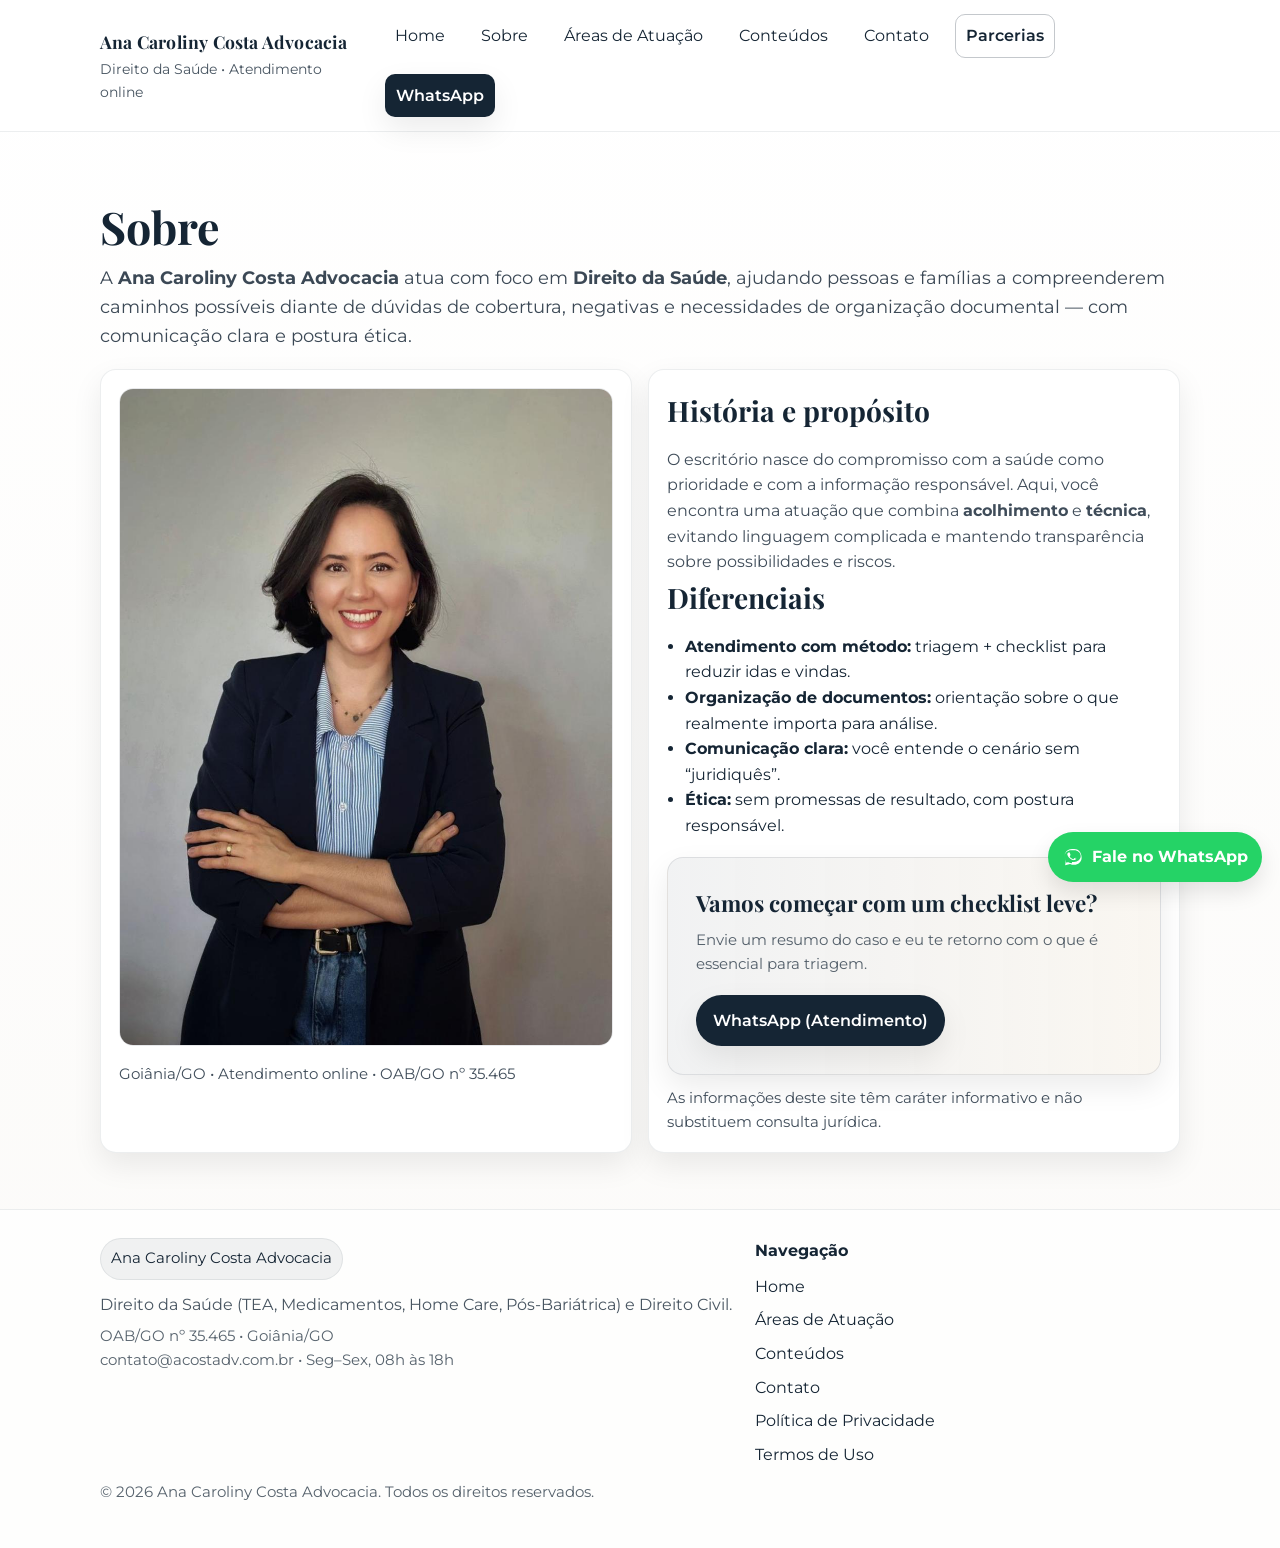
<file: sobre/index.html>
<!doctype html>
<html lang="pt-BR">
<head>
  <meta charset="utf-8" />
  <meta name="viewport" content="width=device-width,initial-scale=1" />
  <title>Sobre | Ana Caroliny Costa Advocacia</title>
  <meta name="description" content="Conheça a Ana Caroliny Costa Advocacia: atuação em Direito da Saúde (TEA, medicamentos, home care e pós-bariátrica) e Direito Civil. Linguagem clara, método e ética." />
  <meta name="robots" content="index,follow" />
  <link rel="canonical" href="https://www.seudominio.com.br/sobre/" />

  <meta property="og:title" content="Sobre | Ana Caroliny Costa Advocacia" />
  <meta property="og:description" content="Atuação em Direito da Saúde com método, clareza e acolhimento — sem promessas, com ética." />
  <meta property="og:type" content="website" />
  <meta property="og:url" content="https://www.seudominio.com.br/sobre/" />
  <meta property="og:image" content="https://www.seudominio.com.br/assets/img/og-image.jpg" />
  <meta name="twitter:card" content="summary_large_image" />

  <link rel="preconnect" href="https://fonts.googleapis.com" />
  <link rel="preconnect" href="https://fonts.gstatic.com" crossorigin />
  <link href="https://fonts.googleapis.com/css2?family=Montserrat:wght@400;600;700&family=Playfair+Display:wght@500;600;700&display=swap" rel="stylesheet" />

  <link rel="stylesheet" href="/assets/css/styles.css" />
  <script defer src="/assets/js/main.js"></script>
</head>

<body>
  <a class="skip-link" href="#conteudo">Pular para o conteúdo principal</a>

  <header>
    <div class="container">
      <nav class="nav" aria-label="Navegação principal">
        <a class="brand" href="/" aria-label="Ir para a página inicial">
          <strong>Ana Caroliny Costa Advocacia</strong>
          <span>Direito da Saúde • Atendimento online</span>
        </a>

        <div class="menu">
          <a href="/">Home</a>
          <a href="/sobre/" aria-current="page">Sobre</a>
          <a href="/areas-de-atuacao/">Áreas de Atuação</a>
          <a href="/conteudos/">Conteúdos</a>
          <a href="/contato/">Contato</a>
          <a class="btn btn-secondary" href="https://wa.me/5562981219641?text=Ol%C3%A1%21%20Vim%20pelo%20site%20e%20gostaria%20de%20falar%20sobre%20parceria%2Fpalestra%20com%20a%20Ana%20Caroliny%20Costa%20Advocacia."
             target="_blank" rel="noopener">Parcerias</a>
          <a class="btn btn-primary" href="https://wa.me/5562981219641?text=Ol%C3%A1%21%20Vim%20pelo%20site%20da%20Ana%20Caroliny%20Costa%20Advocacia%20e%20gostaria%20de%20orienta%C3%A7%C3%A3o."
             target="_blank" rel="noopener">WhatsApp</a>
        </div>
      </nav>
    </div>
  </header>

  <main id="conteudo" class="section">
    <div class="container">
      <h1>Sobre</h1>
      <p class="lead">
        A <strong>Ana Caroliny Costa Advocacia</strong> atua com foco em <strong>Direito da Saúde</strong>,
        ajudando pessoas e famílias a compreenderem caminhos possíveis diante de dúvidas de cobertura,
        negativas e necessidades de organização documental — com comunicação clara e postura ética.
      </p>

      <div class="grid-2" style="margin-top:18px">
        <div class="card item">
          <img src="/assets/img/placeholder-ana.jpg" alt="Foto da advogada (substituir pela imagem oficial)" loading="lazy" width="900" height="900" style="border-radius:14px;border:1px solid rgba(21,37,52,.10)" />
          <p class="smallprint" style="margin-top:10px">
            <span data-site="cityUF">Goiânia/GO</span> • Atendimento online • <span data-site="oab">OAB/GO nº 35.465</span>
          </p>
        </div>

        <div class="card item">
          <h2 style="margin-top:0">História e propósito</h2>
          <p>
            O escritório nasce do compromisso com a saúde como prioridade e com a informação responsável.
            Aqui, você encontra uma atuação que combina <strong>acolhimento</strong> e <strong>técnica</strong>,
            evitando linguagem complicada e mantendo transparência sobre possibilidades e riscos.
          </p>

          <h2>Diferenciais</h2>
          <ul style="margin:0;padding-left:18px">
            <li><strong>Atendimento com método:</strong> triagem + checklist para reduzir idas e vindas.</li>
            <li><strong>Organização de documentos:</strong> orientação sobre o que realmente importa para análise.</li>
            <li><strong>Comunicação clara:</strong> você entende o cenário sem “juridiquês”.</li>
            <li><strong>Ética:</strong> sem promessas de resultado, com postura responsável.</li>
          </ul>

          <div class="card cta" style="margin-top:18px">
            <div>
              <strong>Vamos começar com um checklist leve?</strong>
              <div class="smallprint">Envie um resumo do caso e eu te retorno com o que é essencial para triagem.</div>
            </div>
            <a class="btn btn-primary"
               href="https://wa.me/5562981219641?text=Ol%C3%A1%21%20Vim%20pelo%20site%20da%20Ana%20Caroliny%20Costa%20Advocacia%20e%20gostaria%20de%20orienta%C3%A7%C3%A3o."
               target="_blank" rel="noopener">WhatsApp (Atendimento)</a>
          </div>

          <p class="smallprint" style="margin-top:12px">
            As informações deste site têm caráter informativo e não substituem consulta jurídica.
          </p>
        </div>
      </div>
    </div>
  </main>

  <footer>
    <div class="container">
      <div class="footer-grid">
        <div>
          <div class="badge">Ana Caroliny Costa Advocacia</div>
          <p class="muted" style="margin:12px 0 6px">
            Direito da Saúde (TEA, Medicamentos, Home Care, Pós-Bariátrica) e Direito Civil.
          </p>
          <p class="smallprint">
            <span data-site="oab">OAB/GO nº 35.465</span> • <span data-site="cityUF">Goiânia/GO</span><br/>
            <span data-site="email">contato@acostadv.com.br</span> • <span data-site="hours">Seg–Sex, 08h às 18h</span>
          </p>
        </div>
        <div>
          <p style="margin:0 0 10px"><strong>Navegação</strong></p>
          <p style="margin:0;display:grid;gap:8px">
            <a href="/">Home</a>
            <a href="/areas-de-atuacao/">Áreas de Atuação</a>
            <a href="/conteudos/">Conteúdos</a>
            <a href="/contato/">Contato</a>
            <a href="/politica-de-privacidade/">Política de Privacidade</a>
            <a href="/termos-de-uso/">Termos de Uso</a>
          </p>
        </div>
      </div>
      <p class="smallprint" style="margin-top:14px">
        © <span id="year"></span> Ana Caroliny Costa Advocacia. Todos os direitos reservados.
      </p>
    </div>
  </footer>

  <a class="wa-float" href="https://wa.me/5562981219641?text=Ol%C3%A1%21%20Vim%20pelo%20site%20da%20Ana%20Caroliny%20Costa%20Advocacia%20e%20gostaria%20de%20orienta%C3%A7%C3%A3o."
     target="_blank" rel="noopener" aria-label="Fale no WhatsApp (Atendimento)">
    <svg aria-hidden="true" viewBox="0 0 32 32" fill="none">
      <path fill="currentColor" d="M16 3C9.4 3 4 8.1 4 14.4c0 2.5.9 4.9 2.4 6.9L5 29l7.9-1.9c2 .9 4.2 1.4 6.5 1.4 6.6 0 12-5.1 12-11.4C31.4 8.1 26 3 19.4 3H16zm0 22.9c-2.1 0-4.1-.5-5.9-1.5l-.4-.2-4.7 1.1 1.2-4.4-.3-.4c-1.3-1.9-2-4-2-6.2C4.3 9.4 9 5.2 14.9 5.2h4.5c5.9 0 10.6 4.2 10.6 9.3 0 5.2-4.7 9.4-10.6 9.4H16zm7-6.9c-.4-.2-2.2-1.1-2.6-1.2-.4-.2-.6-.2-.9.2-.2.4-1 1.2-1.2 1.4-.2.2-.4.2-.8 0-.4-.2-1.6-.6-3-1.8-1.1-1-1.9-2.2-2.1-2.6-.2-.4 0-.6.2-.8l.6-.7c.2-.2.2-.4.3-.6.1-.2 0-.4 0-.6s-.9-2.2-1.2-3c-.3-.8-.7-.7-.9-.7h-.8c-.2 0-.6.1-.9.4-.3.3-1.2 1.1-1.2 2.7s1.2 3.1 1.4 3.3c.2.2 2.4 3.7 5.9 5.2.8.3 1.4.5 1.9.6.8.3 1.5.2 2.1.1.6-.1 2.2-.9 2.5-1.8.3-.9.3-1.6.2-1.8-.1-.2-.4-.3-.8-.5z"/>
    </svg>
    <span>Fale no WhatsApp</span>
  </a>
</body>
</html>
</file>
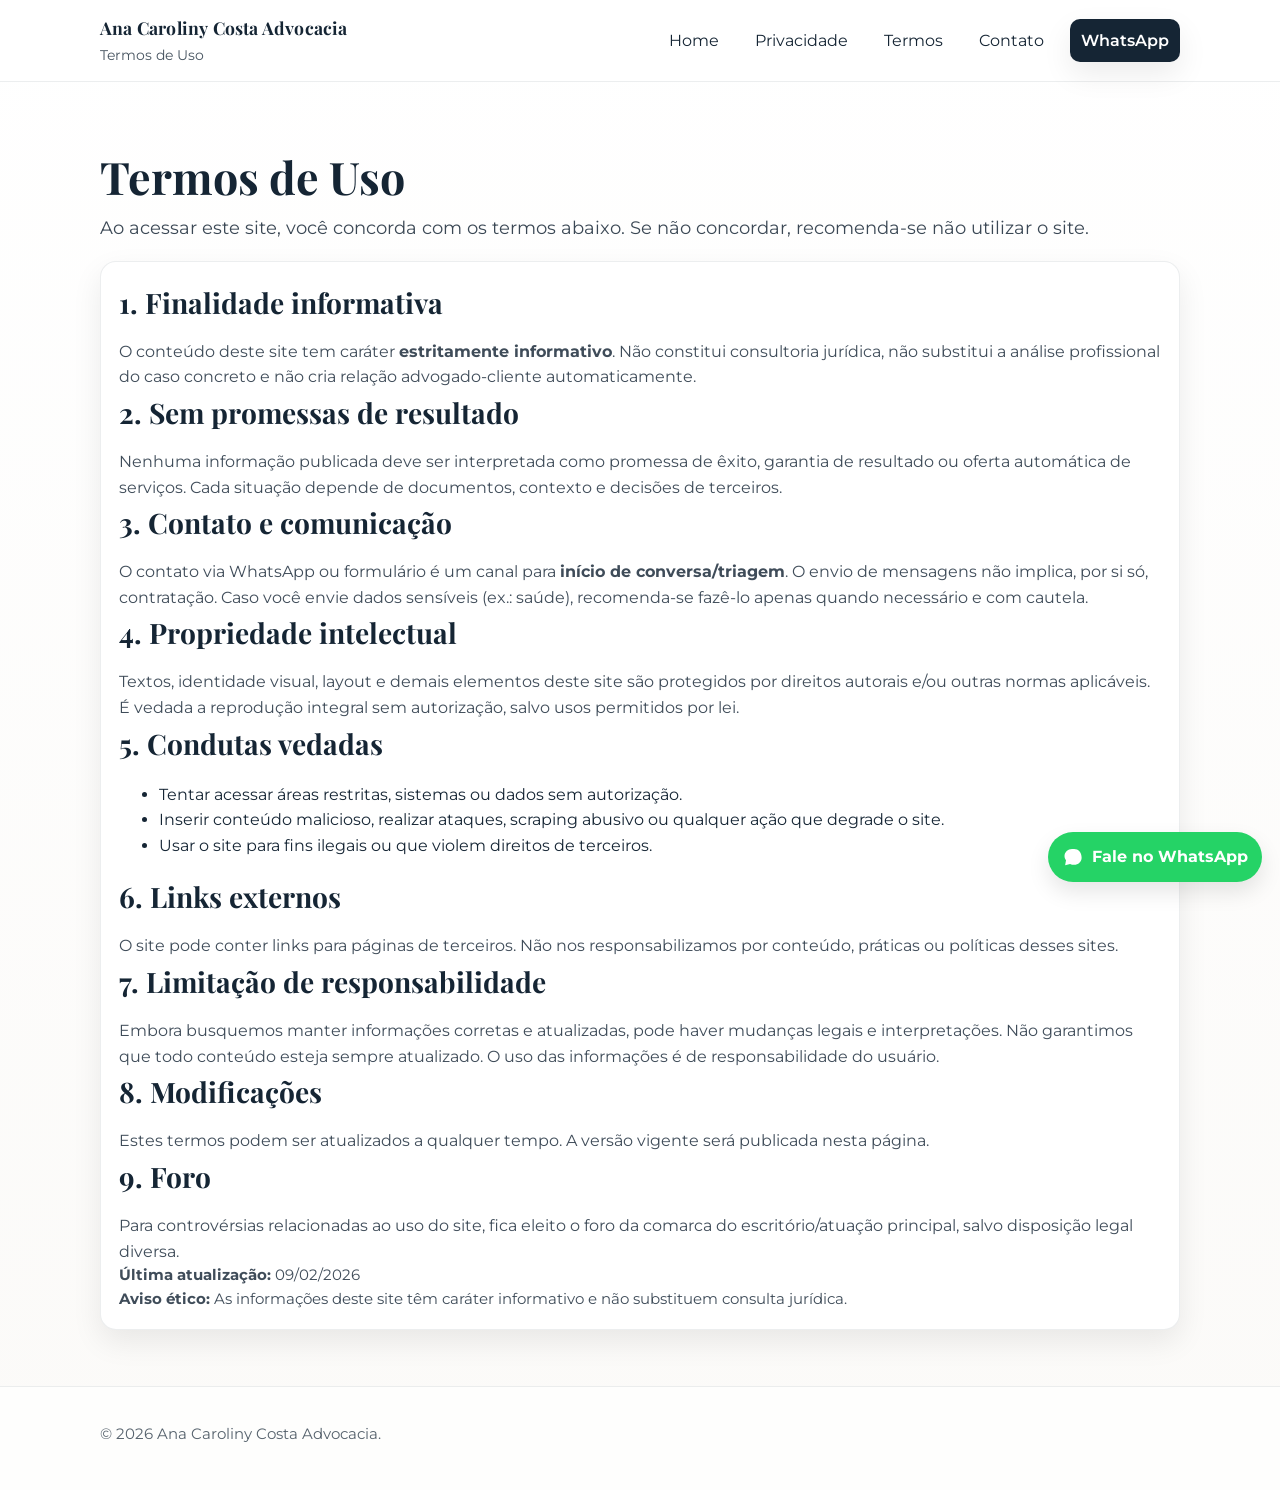
<file: termo-de-uso/index.html>
<!doctype html>
<html lang="pt-BR">
<head>
  <meta charset="utf-8" />
  <meta name="viewport" content="width=device-width,initial-scale=1" />
  <title>Termos de Uso | Ana Caroliny Costa Advocacia</title>
  <meta name="description" content="Termos de Uso do site da Ana Caroliny Costa Advocacia: conteúdo informativo, limitações, propriedade intelectual e condutas." />
  <meta name="robots" content="index,follow" />
  <link rel="canonical" href="https://www.seudominio.com.br/termos-de-uso/" />

  <meta property="og:title" content="Termos de Uso | Ana Caroliny Costa Advocacia" />
  <meta property="og:description" content="Regras de uso do site e avisos éticos: conteúdo informativo, sem promessas de resultado." />
  <meta property="og:type" content="website" />
  <meta property="og:url" content="https://www.seudominio.com.br/termos-de-uso/" />
  <meta property="og:image" content="https://www.seudominio.com.br/assets/img/og-image.jpg" />

  <link rel="preconnect" href="https://fonts.googleapis.com" />
  <link rel="preconnect" href="https://fonts.gstatic.com" crossorigin />
  <link href="https://fonts.googleapis.com/css2?family=Montserrat:wght@400;600;700&family=Playfair+Display:wght@500;600;700&display=swap" rel="stylesheet" />

  <link rel="stylesheet" href="/assets/css/styles.css" />
  <script defer src="/assets/js/main.js"></script>
</head>

<body>
  <a class="skip-link" href="#conteudo">Pular para o conteúdo principal</a>

  <header>
    <div class="container">
      <nav class="nav" aria-label="Navegação principal">
        <a class="brand" href="/"><strong>Ana Caroliny Costa Advocacia</strong><span>Termos de Uso</span></a>
        <div class="menu">
          <a href="/">Home</a>
          <a href="/politica-de-privacidade/">Privacidade</a>
          <a href="/termos-de-uso/" aria-current="page">Termos</a>
          <a href="/contato/">Contato</a>
          <a class="btn btn-primary" target="_blank" rel="noopener"
             href="https://wa.me/5562981219641?text=Ol%C3%A1%21%20Vim%20pelo%20site%20da%20Ana%20Caroliny%20Costa%20Advocacia%20e%20gostaria%20de%20orienta%C3%A7%C3%A3o.">WhatsApp</a>
        </div>
      </nav>
    </div>
  </header>

  <main id="conteudo" class="section">
    <div class="container">
      <h1>Termos de Uso</h1>
      <p class="lead">
        Ao acessar este site, você concorda com os termos abaixo. Se não concordar, recomenda-se não utilizar o site.
      </p>

      <article class="card item">
        <h2 style="margin-top:0">1. Finalidade informativa</h2>
        <p>
          O conteúdo deste site tem caráter <strong>estritamente informativo</strong>. Não constitui consultoria jurídica,
          não substitui a análise profissional do caso concreto e não cria relação advogado-cliente automaticamente.
        </p>

        <h2>2. Sem promessas de resultado</h2>
        <p>
          Nenhuma informação publicada deve ser interpretada como promessa de êxito, garantia de resultado ou oferta
          automática de serviços. Cada situação depende de documentos, contexto e decisões de terceiros.
        </p>

        <h2>3. Contato e comunicação</h2>
        <p>
          O contato via WhatsApp ou formulário é um canal para <strong>início de conversa/triagem</strong>.
          O envio de mensagens não implica, por si só, contratação.
          Caso você envie dados sensíveis (ex.: saúde), recomenda-se fazê-lo apenas quando necessário e com cautela.
        </p>

        <h2>4. Propriedade intelectual</h2>
        <p>
          Textos, identidade visual, layout e demais elementos deste site são protegidos por direitos autorais e/ou
          outras normas aplicáveis. É vedada a reprodução integral sem autorização, salvo usos permitidos por lei.
        </p>

        <h2>5. Condutas vedadas</h2>
        <ul>
          <li>Tentar acessar áreas restritas, sistemas ou dados sem autorização.</li>
          <li>Inserir conteúdo malicioso, realizar ataques, scraping abusivo ou qualquer ação que degrade o site.</li>
          <li>Usar o site para fins ilegais ou que violem direitos de terceiros.</li>
        </ul>

        <h2>6. Links externos</h2>
        <p>
          O site pode conter links para páginas de terceiros. Não nos responsabilizamos por conteúdo, práticas ou políticas desses sites.
        </p>

        <h2>7. Limitação de responsabilidade</h2>
        <p>
          Embora busquemos manter informações corretas e atualizadas, pode haver mudanças legais e interpretações.
          Não garantimos que todo conteúdo esteja sempre atualizado. O uso das informações é de responsabilidade do usuário.
        </p>

        <h2>8. Modificações</h2>
        <p>
          Estes termos podem ser atualizados a qualquer tempo. A versão vigente será publicada nesta página.
        </p>

        <h2>9. Foro</h2>
        <p>
          Para controvérsias relacionadas ao uso do site, fica eleito o foro da comarca do escritório/atuação principal,
          salvo disposição legal diversa.
        </p>

        <p class="smallprint"><strong>Última atualização:</strong> 09/02/2026</p>
        <p class="smallprint"><strong>Aviso ético:</strong> As informações deste site têm caráter informativo e não substituem consulta jurídica.</p>
      </article>
    </div>
  </main>

  <footer>
    <div class="container">
      <p class="smallprint">© <span id="year"></span> Ana Caroliny Costa Advocacia.</p>
    </div>
  </footer>

  <a class="wa-float" href="https://wa.me/5562981219641?text=Ol%C3%A1%21%20Vim%20pelo%20site%20da%20Ana%20Caroliny%20Costa%20Advocacia%20e%20gostaria%20de%20orienta%C3%A7%C3%A3o."
     target="_blank" rel="noopener" aria-label="Fale no WhatsApp (Atendimento)">
    <svg aria-hidden="true" viewBox="0 0 32 32" fill="none"><path fill="currentColor" d="M16 3C9.4 3 4 8.1 4 14.4c0 2.5.9 4.9 2.4 6.9L5 29l7.9-1.9c2 .9 4.2 1.4 6.5 1.4 6.6 0 12-5.1 12-11.4C31.4 8.1 26 3 19.4 3H16z"/></svg>
    <span>Fale no WhatsApp</span>
  </a>
</body>
</html>
</file>
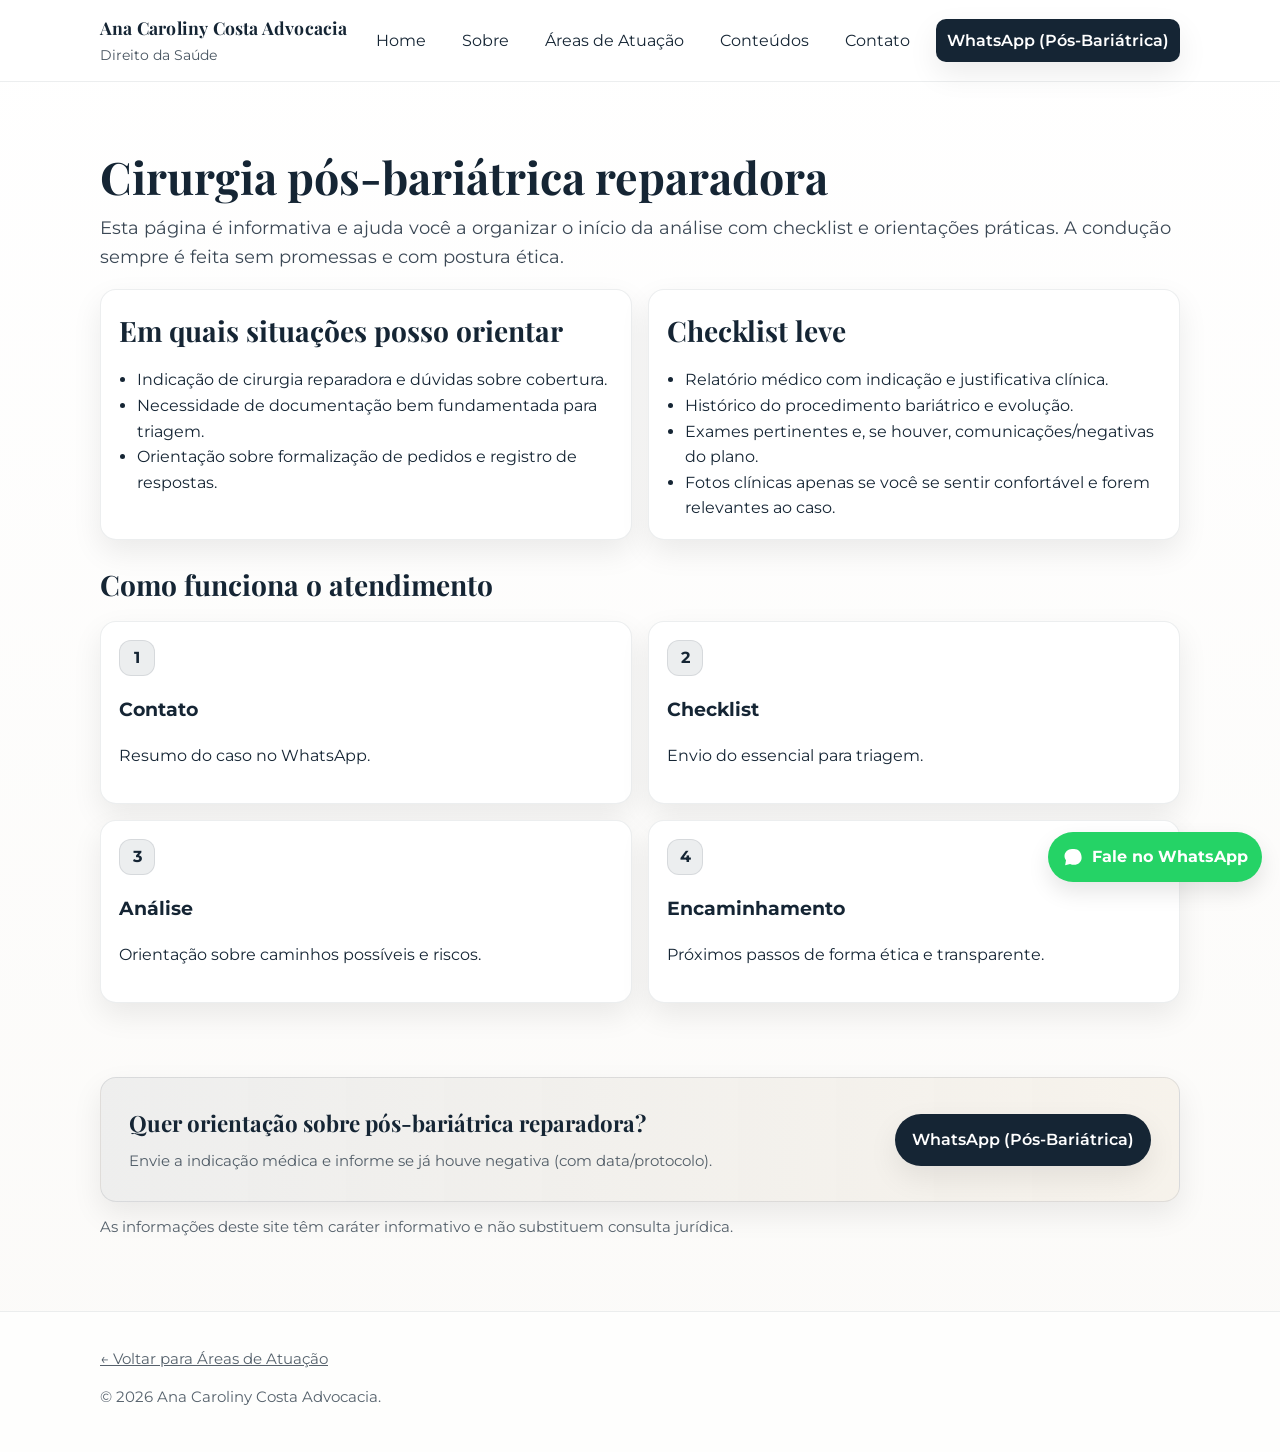
<file: areas-de-atuacao/cirurgia-pos-bariatrica/index.html>
<!doctype html>
<html lang="pt-BR">
<head>
  <meta charset="utf-8" />
  <meta name="viewport" content="width=device-width,initial-scale=1" />
  <title>Pós-Bariátrica Reparadora | Ana Caroliny Costa Advocacia</title>
  <meta name="description" content="Cirurgia pós-bariátrica reparadora: orientação sobre cobertura, finalidade reparadora e checklist de documentos. Conteúdo informativo e ético." />
  <meta name="robots" content="index,follow" />
  <link rel="canonical" href="https://www.seudominio.com.br/areas-de-atuacao/cirurgia-pos-bariatrica/" />

  <meta property="og:title" content="Pós-Bariátrica Reparadora | Ana Caroliny Costa Advocacia" />
  <meta property="og:description" content="Checklist e orientação clara para iniciar análise. Sem promessas, com ética." />
  <meta property="og:type" content="article" />
  <meta property="og:url" content="https://www.seudominio.com.br/areas-de-atuacao/cirurgia-pos-bariatrica/" />
  <meta property="og:image" content="https://www.seudominio.com.br/assets/img/og-image.jpg" />

  <link rel="preconnect" href="https://fonts.googleapis.com" />
  <link rel="preconnect" href="https://fonts.gstatic.com" crossorigin />
  <link href="https://fonts.googleapis.com/css2?family=Montserrat:wght@400;600;700&family=Playfair+Display:wght@500;600;700&display=swap" rel="stylesheet" />

  <link rel="stylesheet" href="/assets/css/styles.css" />
  <script defer src="/assets/js/main.js"></script>
</head>

<body>
  <a class="skip-link" href="#conteudo">Pular para o conteúdo principal</a>

  <header>
    <div class="container">
      <nav class="nav" aria-label="Navegação principal">
        <a class="brand" href="/"><strong>Ana Caroliny Costa Advocacia</strong><span>Direito da Saúde</span></a>
        <div class="menu">
          <a href="/">Home</a>
          <a href="/sobre/">Sobre</a>
          <a href="/areas-de-atuacao/" aria-current="page">Áreas de Atuação</a>
          <a href="/conteudos/">Conteúdos</a>
          <a href="/contato/">Contato</a>
          <a class="btn btn-primary" target="_blank" rel="noopener"
             href="https://wa.me/5562981219641?text=Ol%C3%A1%21%20Vim%20pelo%20site%20e%20preciso%20de%20orienta%C3%A7%C3%A3o%20sobre%20cirurgia%20p%C3%B3s-bari%C3%A1trica%20reparadora.">WhatsApp (Pós-Bariátrica)</a>
        </div>
      </nav>
    </div>
  </header>

  <main id="conteudo" class="section">
    <div class="container">
      <h1>Cirurgia pós-bariátrica reparadora</h1>
      <p class="lead">
        Esta página é informativa e ajuda você a organizar o início da análise com checklist e orientações práticas.
        A condução sempre é feita sem promessas e com postura ética.
      </p>

      <div class="grid-2" style="margin-top:18px">
        <section class="card item">
          <h2 style="margin-top:0">Em quais situações posso orientar</h2>
          <ul style="margin:0;padding-left:18px">
            <li>Indicação de cirurgia reparadora e dúvidas sobre cobertura.</li>
            <li>Necessidade de documentação bem fundamentada para triagem.</li>
            <li>Orientação sobre formalização de pedidos e registro de respostas.</li>
          </ul>
        </section>
        <section class="card item">
          <h2 style="margin-top:0">Checklist leve</h2>
          <ul style="margin:0;padding-left:18px">
            <li>Relatório médico com indicação e justificativa clínica.</li>
            <li>Histórico do procedimento bariátrico e evolução.</li>
            <li>Exames pertinentes e, se houver, comunicações/negativas do plano.</li>
            <li>Fotos clínicas apenas se você se sentir confortável e forem relevantes ao caso.</li>
          </ul>
        </section>
      </div>

      <section class="section" style="padding-top:22px">
        <h2>Como funciona o atendimento</h2>
        <div class="grid-2">
          <div class="card step"><div class="n" aria-hidden="true">1</div><h3>Contato</h3><p>Resumo do caso no WhatsApp.</p></div>
          <div class="card step"><div class="n" aria-hidden="true">2</div><h3>Checklist</h3><p>Envio do essencial para triagem.</p></div>
          <div class="card step"><div class="n" aria-hidden="true">3</div><h3>Análise</h3><p>Orientação sobre caminhos possíveis e riscos.</p></div>
          <div class="card step"><div class="n" aria-hidden="true">4</div><h3>Encaminhamento</h3><p>Próximos passos de forma ética e transparente.</p></div>
        </div>
      </section>

      <div class="card cta" style="margin-top:18px">
        <div>
          <strong>Quer orientação sobre pós-bariátrica reparadora?</strong>
          <div class="smallprint">Envie a indicação médica e informe se já houve negativa (com data/protocolo).</div>
        </div>
        <a class="btn btn-primary" target="_blank" rel="noopener"
           href="https://wa.me/5562981219641?text=Ol%C3%A1%21%20Vim%20pelo%20site%20e%20preciso%20de%20orienta%C3%A7%C3%A3o%20sobre%20cirurgia%20p%C3%B3s-bari%C3%A1trica%20reparadora.">WhatsApp (Pós-Bariátrica)</a>
      </div>

      <p class="smallprint" style="margin-top:14px">
        As informações deste site têm caráter informativo e não substituem consulta jurídica.
      </p>
    </div>
  </main>

  <footer>
    <div class="container">
      <p class="smallprint"><a href="/areas-de-atuacao/">← Voltar para Áreas de Atuação</a></p>
      <p class="smallprint">© <span id="year"></span> Ana Caroliny Costa Advocacia.</p>
    </div>
  </footer>

  <a class="wa-float" href="https://wa.me/5562981219641?text=Ol%C3%A1%21%20Vim%20pelo%20site%20e%20preciso%20de%20orienta%C3%A7%C3%A3o%20sobre%20cirurgia%20p%C3%B3s-bari%C3%A1trica%20reparadora."
     target="_blank" rel="noopener" aria-label="Fale no WhatsApp (Pós-Bariátrica)">
    <svg aria-hidden="true" viewBox="0 0 32 32" fill="none"><path fill="currentColor" d="M16 3C9.4 3 4 8.1 4 14.4c0 2.5.9 4.9 2.4 6.9L5 29l7.9-1.9c2 .9 4.2 1.4 6.5 1.4 6.6 0 12-5.1 12-11.4C31.4 8.1 26 3 19.4 3H16z"/></svg>
    <span>Fale no WhatsApp</span>
  </a>
</body>
</html>
</file>
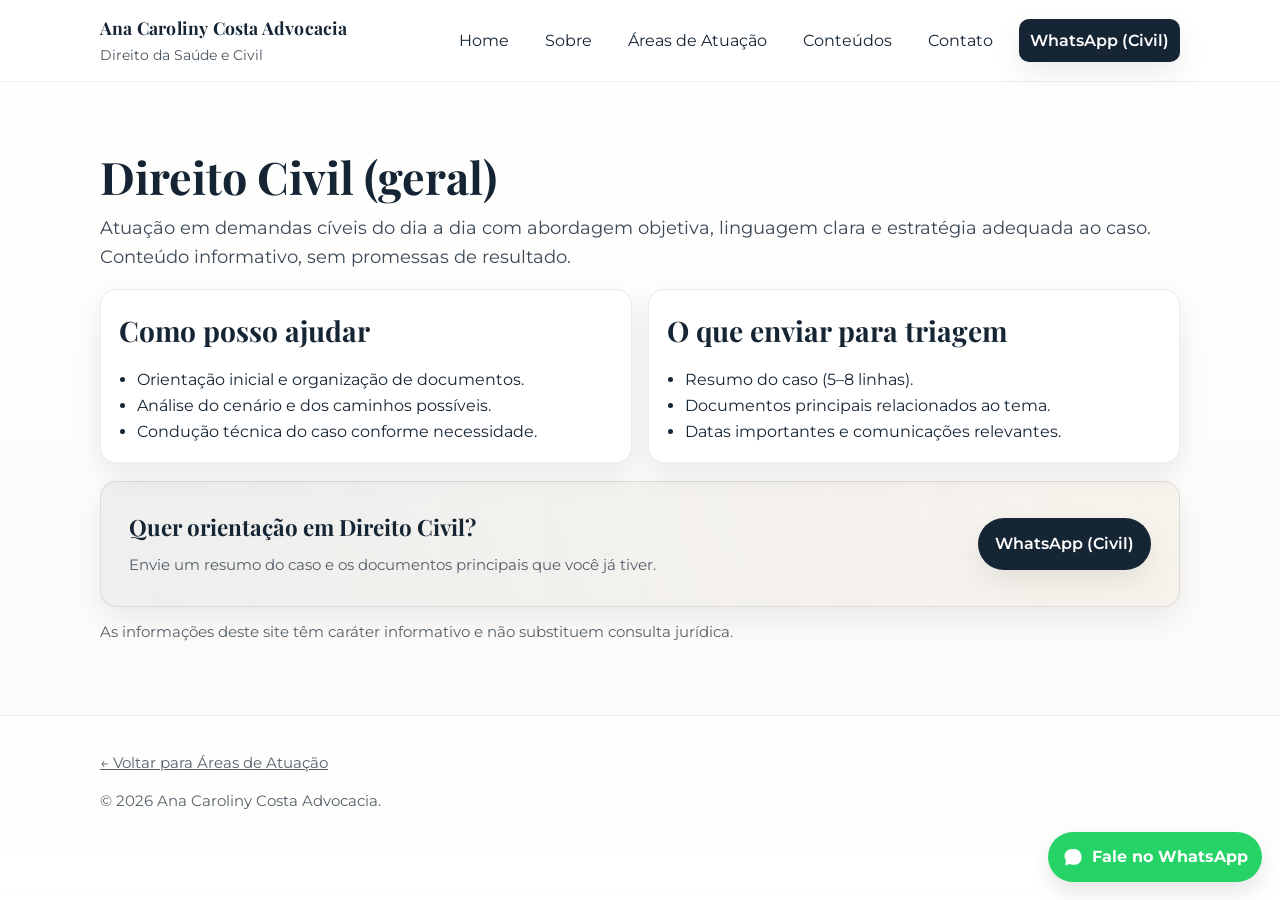
<file: areas-de-atuacao/direito-civil/index.html>
<!doctype html>
<html lang="pt-BR">
<head>
  <meta charset="utf-8" />
  <meta name="viewport" content="width=device-width,initial-scale=1" />
  <title>Direito Civil | Ana Caroliny Costa Advocacia</title>
  <meta name="description" content="Direito Civil (geral): orientação e condução de demandas cíveis do dia a dia, com comunicação clara e estratégia adequada ao caso. Conteúdo informativo." />
  <meta name="robots" content="index,follow" />
  <link rel="canonical" href="https://www.seudominio.com.br/areas-de-atuacao/direito-civil/" />

  <meta property="og:title" content="Direito Civil | Ana Caroliny Costa Advocacia" />
  <meta property="og:description" content="Atuação em demandas cíveis do dia a dia com clareza e responsabilidade." />
  <meta property="og:type" content="article" />
  <meta property="og:url" content="https://www.seudominio.com.br/areas-de-atuacao/direito-civil/" />
  <meta property="og:image" content="https://www.seudominio.com.br/assets/img/og-image.jpg" />

  <link rel="preconnect" href="https://fonts.googleapis.com" />
  <link rel="preconnect" href="https://fonts.gstatic.com" crossorigin />
  <link href="https://fonts.googleapis.com/css2?family=Montserrat:wght@400;600;700&family=Playfair+Display:wght@500;600;700&display=swap" rel="stylesheet" />

  <link rel="stylesheet" href="/assets/css/styles.css" />
  <script defer src="/assets/js/main.js"></script>
</head>

<body>
  <a class="skip-link" href="#conteudo">Pular para o conteúdo principal</a>

  <header>
    <div class="container">
      <nav class="nav" aria-label="Navegação principal">
        <a class="brand" href="/"><strong>Ana Caroliny Costa Advocacia</strong><span>Direito da Saúde e Civil</span></a>
        <div class="menu">
          <a href="/">Home</a>
          <a href="/sobre/">Sobre</a>
          <a href="/areas-de-atuacao/" aria-current="page">Áreas de Atuação</a>
          <a href="/conteudos/">Conteúdos</a>
          <a href="/contato/">Contato</a>
          <a class="btn btn-primary" target="_blank" rel="noopener"
             href="https://wa.me/5562981219641?text=Ol%C3%A1%21%20Vim%20pelo%20site%20e%20gostaria%20de%20orienta%C3%A7%C3%A3o%20em%20Direito%20Civil.">WhatsApp (Civil)</a>
        </div>
      </nav>
    </div>
  </header>

  <main id="conteudo" class="section">
    <div class="container">
      <h1>Direito Civil (geral)</h1>
      <p class="lead">
        Atuação em demandas cíveis do dia a dia com abordagem objetiva, linguagem clara e estratégia adequada ao caso.
        Conteúdo informativo, sem promessas de resultado.
      </p>

      <div class="grid-2" style="margin-top:18px">
        <section class="card item">
          <h2 style="margin-top:0">Como posso ajudar</h2>
          <ul style="margin:0;padding-left:18px">
            <li>Orientação inicial e organização de documentos.</li>
            <li>Análise do cenário e dos caminhos possíveis.</li>
            <li>Condução técnica do caso conforme necessidade.</li>
          </ul>
        </section>
        <section class="card item">
          <h2 style="margin-top:0">O que enviar para triagem</h2>
          <ul style="margin:0;padding-left:18px">
            <li>Resumo do caso (5–8 linhas).</li>
            <li>Documentos principais relacionados ao tema.</li>
            <li>Datas importantes e comunicações relevantes.</li>
          </ul>
        </section>
      </div>

      <div class="card cta" style="margin-top:18px">
        <div>
          <strong>Quer orientação em Direito Civil?</strong>
          <div class="smallprint">Envie um resumo do caso e os documentos principais que você já tiver.</div>
        </div>
        <a class="btn btn-primary" target="_blank" rel="noopener"
           href="https://wa.me/5562981219641?text=Ol%C3%A1%21%20Vim%20pelo%20site%20e%20gostaria%20de%20orienta%C3%A7%C3%A3o%20em%20Direito%20Civil.">WhatsApp (Civil)</a>
      </div>

      <p class="smallprint" style="margin-top:14px">
        As informações deste site têm caráter informativo e não substituem consulta jurídica.
      </p>
    </div>
  </main>

  <footer>
    <div class="container">
      <p class="smallprint"><a href="/areas-de-atuacao/">← Voltar para Áreas de Atuação</a></p>
      <p class="smallprint">© <span id="year"></span> Ana Caroliny Costa Advocacia.</p>
    </div>
  </footer>

  <a class="wa-float" href="https://wa.me/5562981219641?text=Ol%C3%A1%21%20Vim%20pelo%20site%20e%20gostaria%20de%20orienta%C3%A7%C3%A3o%20em%20Direito%20Civil."
     target="_blank" rel="noopener" aria-label="Fale no WhatsApp (Civil)">
    <svg aria-hidden="true" viewBox="0 0 32 32" fill="none"><path fill="currentColor" d="M16 3C9.4 3 4 8.1 4 14.4c0 2.5.9 4.9 2.4 6.9L5 29l7.9-1.9c2 .9 4.2 1.4 6.5 1.4 6.6 0 12-5.1 12-11.4C31.4 8.1 26 3 19.4 3H16z"/></svg>
    <span>Fale no WhatsApp</span>
  </a>
</body>
</html>
</file>
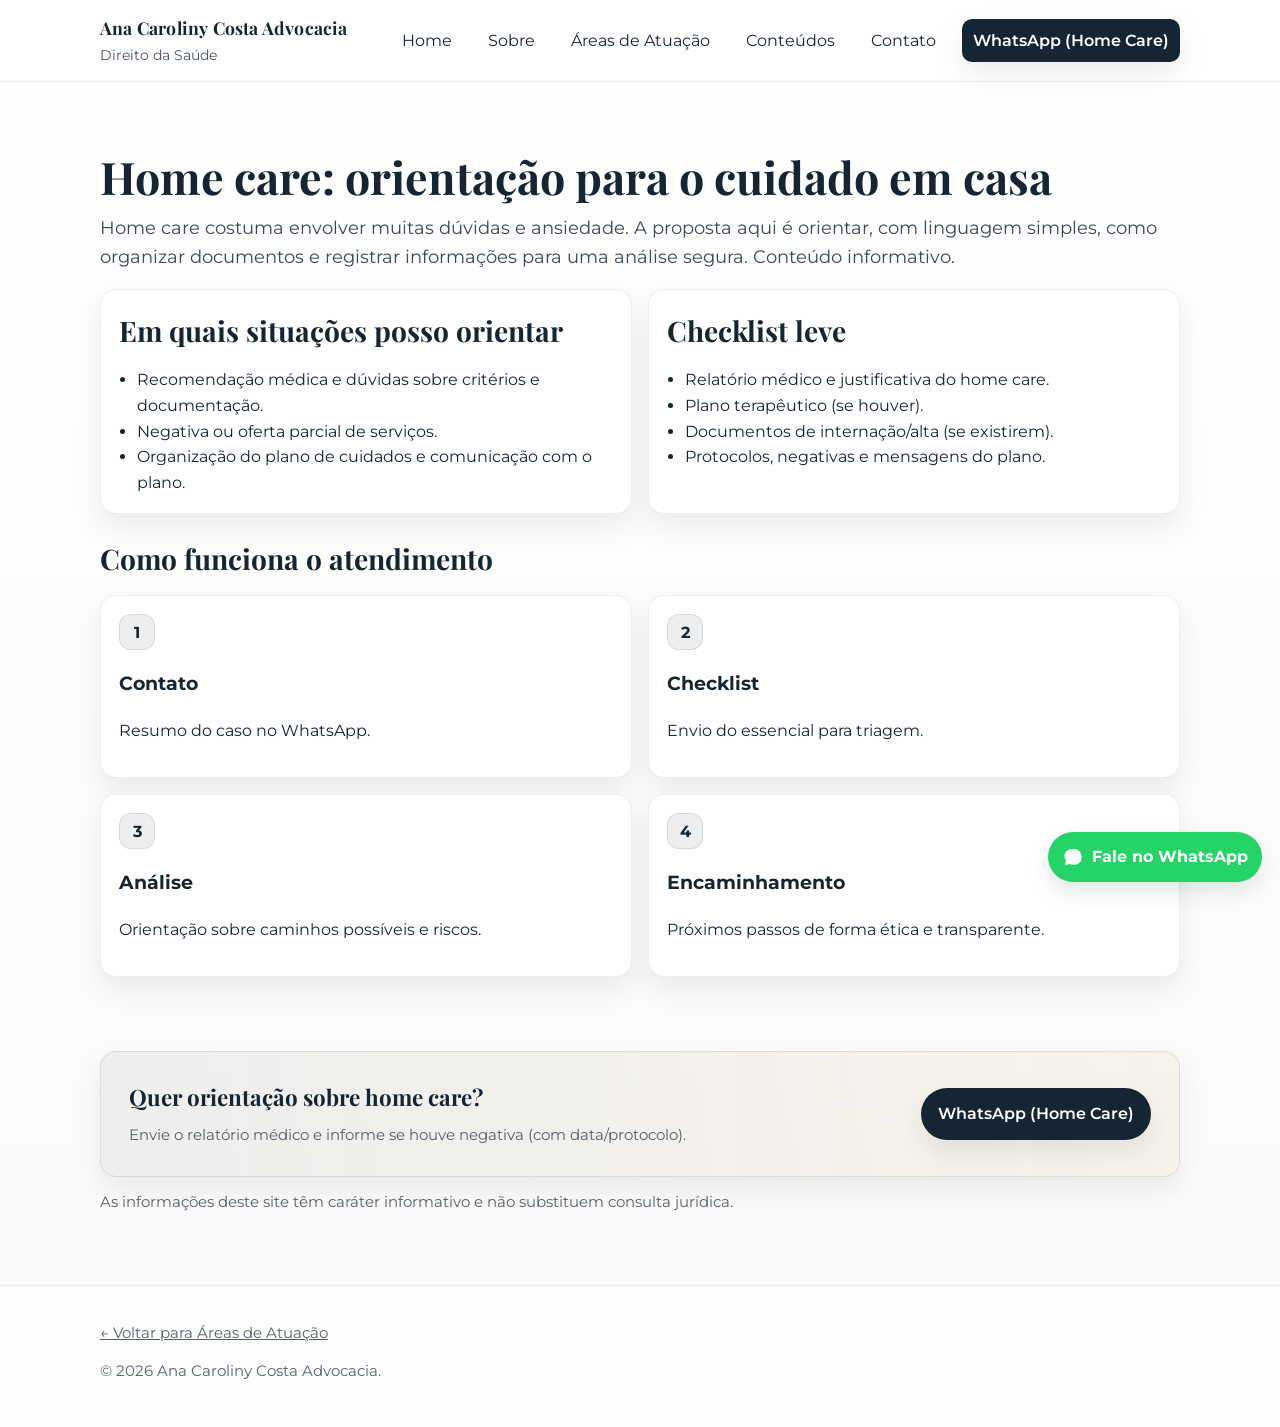
<file: areas-de-atuacao/home-care/index.html>
<!doctype html>
<html lang="pt-BR">
<head>
  <meta charset="utf-8" />
  <meta name="viewport" content="width=device-width,initial-scale=1" />
  <title>Home Care | Ana Caroliny Costa Advocacia</title>
  <meta name="description" content="Home care: orientação sobre critérios, documentação e comunicação com plano/operadora. Conteúdo informativo, linguagem clara e postura ética." />
  <meta name="robots" content="index,follow" />
  <link rel="canonical" href="https://www.seudominio.com.br/areas-de-atuacao/home-care/" />

  <meta property="og:title" content="Home Care | Ana Caroliny Costa Advocacia" />
  <meta property="og:description" content="Home care: checklist e orientação técnica e humana, sem promessas." />
  <meta property="og:type" content="article" />
  <meta property="og:url" content="https://www.seudominio.com.br/areas-de-atuacao/home-care/" />
  <meta property="og:image" content="https://www.seudominio.com.br/assets/img/og-image.jpg" />

  <link rel="preconnect" href="https://fonts.googleapis.com" />
  <link rel="preconnect" href="https://fonts.gstatic.com" crossorigin />
  <link href="https://fonts.googleapis.com/css2?family=Montserrat:wght@400;600;700&family=Playfair+Display:wght@500;600;700&display=swap" rel="stylesheet" />

  <link rel="stylesheet" href="/assets/css/styles.css" />
  <script defer src="/assets/js/main.js"></script>
</head>

<body>
  <a class="skip-link" href="#conteudo">Pular para o conteúdo principal</a>

  <header>
    <div class="container">
      <nav class="nav" aria-label="Navegação principal">
        <a class="brand" href="/"><strong>Ana Caroliny Costa Advocacia</strong><span>Direito da Saúde</span></a>
        <div class="menu">
          <a href="/">Home</a>
          <a href="/sobre/">Sobre</a>
          <a href="/areas-de-atuacao/" aria-current="page">Áreas de Atuação</a>
          <a href="/conteudos/">Conteúdos</a>
          <a href="/contato/">Contato</a>
          <a class="btn btn-primary" target="_blank" rel="noopener"
             href="https://wa.me/5562981219641?text=Ol%C3%A1%21%20Vim%20pelo%20site%20e%20preciso%20de%20orienta%C3%A7%C3%A3o%20sobre%20home%20care.">WhatsApp (Home Care)</a>
        </div>
      </nav>
    </div>
  </header>

  <main id="conteudo" class="section">
    <div class="container">
      <h1>Home care: orientação para o cuidado em casa</h1>
      <p class="lead">
        Home care costuma envolver muitas dúvidas e ansiedade. A proposta aqui é orientar, com linguagem simples,
        como organizar documentos e registrar informações para uma análise segura. Conteúdo informativo.
      </p>

      <div class="grid-2" style="margin-top:18px">
        <section class="card item">
          <h2 style="margin-top:0">Em quais situações posso orientar</h2>
          <ul style="margin:0;padding-left:18px">
            <li>Recomendação médica e dúvidas sobre critérios e documentação.</li>
            <li>Negativa ou oferta parcial de serviços.</li>
            <li>Organização do plano de cuidados e comunicação com o plano.</li>
          </ul>
        </section>
        <section class="card item">
          <h2 style="margin-top:0">Checklist leve</h2>
          <ul style="margin:0;padding-left:18px">
            <li>Relatório médico e justificativa do home care.</li>
            <li>Plano terapêutico (se houver).</li>
            <li>Documentos de internação/alta (se existirem).</li>
            <li>Protocolos, negativas e mensagens do plano.</li>
          </ul>
        </section>
      </div>

      <section class="section" style="padding-top:22px">
        <h2>Como funciona o atendimento</h2>
        <div class="grid-2">
          <div class="card step"><div class="n" aria-hidden="true">1</div><h3>Contato</h3><p>Resumo do caso no WhatsApp.</p></div>
          <div class="card step"><div class="n" aria-hidden="true">2</div><h3>Checklist</h3><p>Envio do essencial para triagem.</p></div>
          <div class="card step"><div class="n" aria-hidden="true">3</div><h3>Análise</h3><p>Orientação sobre caminhos possíveis e riscos.</p></div>
          <div class="card step"><div class="n" aria-hidden="true">4</div><h3>Encaminhamento</h3><p>Próximos passos de forma ética e transparente.</p></div>
        </div>
      </section>

      <div class="card cta" style="margin-top:18px">
        <div>
          <strong>Quer orientação sobre home care?</strong>
          <div class="smallprint">Envie o relatório médico e informe se houve negativa (com data/protocolo).</div>
        </div>
        <a class="btn btn-primary" target="_blank" rel="noopener"
           href="https://wa.me/5562981219641?text=Ol%C3%A1%21%20Vim%20pelo%20site%20e%20preciso%20de%20orienta%C3%A7%C3%A3o%20sobre%20home%20care.">WhatsApp (Home Care)</a>
      </div>

      <p class="smallprint" style="margin-top:14px">
        As informações deste site têm caráter informativo e não substituem consulta jurídica.
      </p>
    </div>
  </main>

  <footer>
    <div class="container">
      <p class="smallprint"><a href="/areas-de-atuacao/">← Voltar para Áreas de Atuação</a></p>
      <p class="smallprint">© <span id="year"></span> Ana Caroliny Costa Advocacia.</p>
    </div>
  </footer>

  <a class="wa-float" href="https://wa.me/5562981219641?text=Ol%C3%A1%21%20Vim%20pelo%20site%20e%20preciso%20de%20orienta%C3%A7%C3%A3o%20sobre%20home%20care."
     target="_blank" rel="noopener" aria-label="Fale no WhatsApp (Home Care)">
    <svg aria-hidden="true" viewBox="0 0 32 32" fill="none"><path fill="currentColor" d="M16 3C9.4 3 4 8.1 4 14.4c0 2.5.9 4.9 2.4 6.9L5 29l7.9-1.9c2 .9 4.2 1.4 6.5 1.4 6.6 0 12-5.1 12-11.4C31.4 8.1 26 3 19.4 3H16z"/></svg>
    <span>Fale no WhatsApp</span>
  </a>
</body>
</html>
</file>
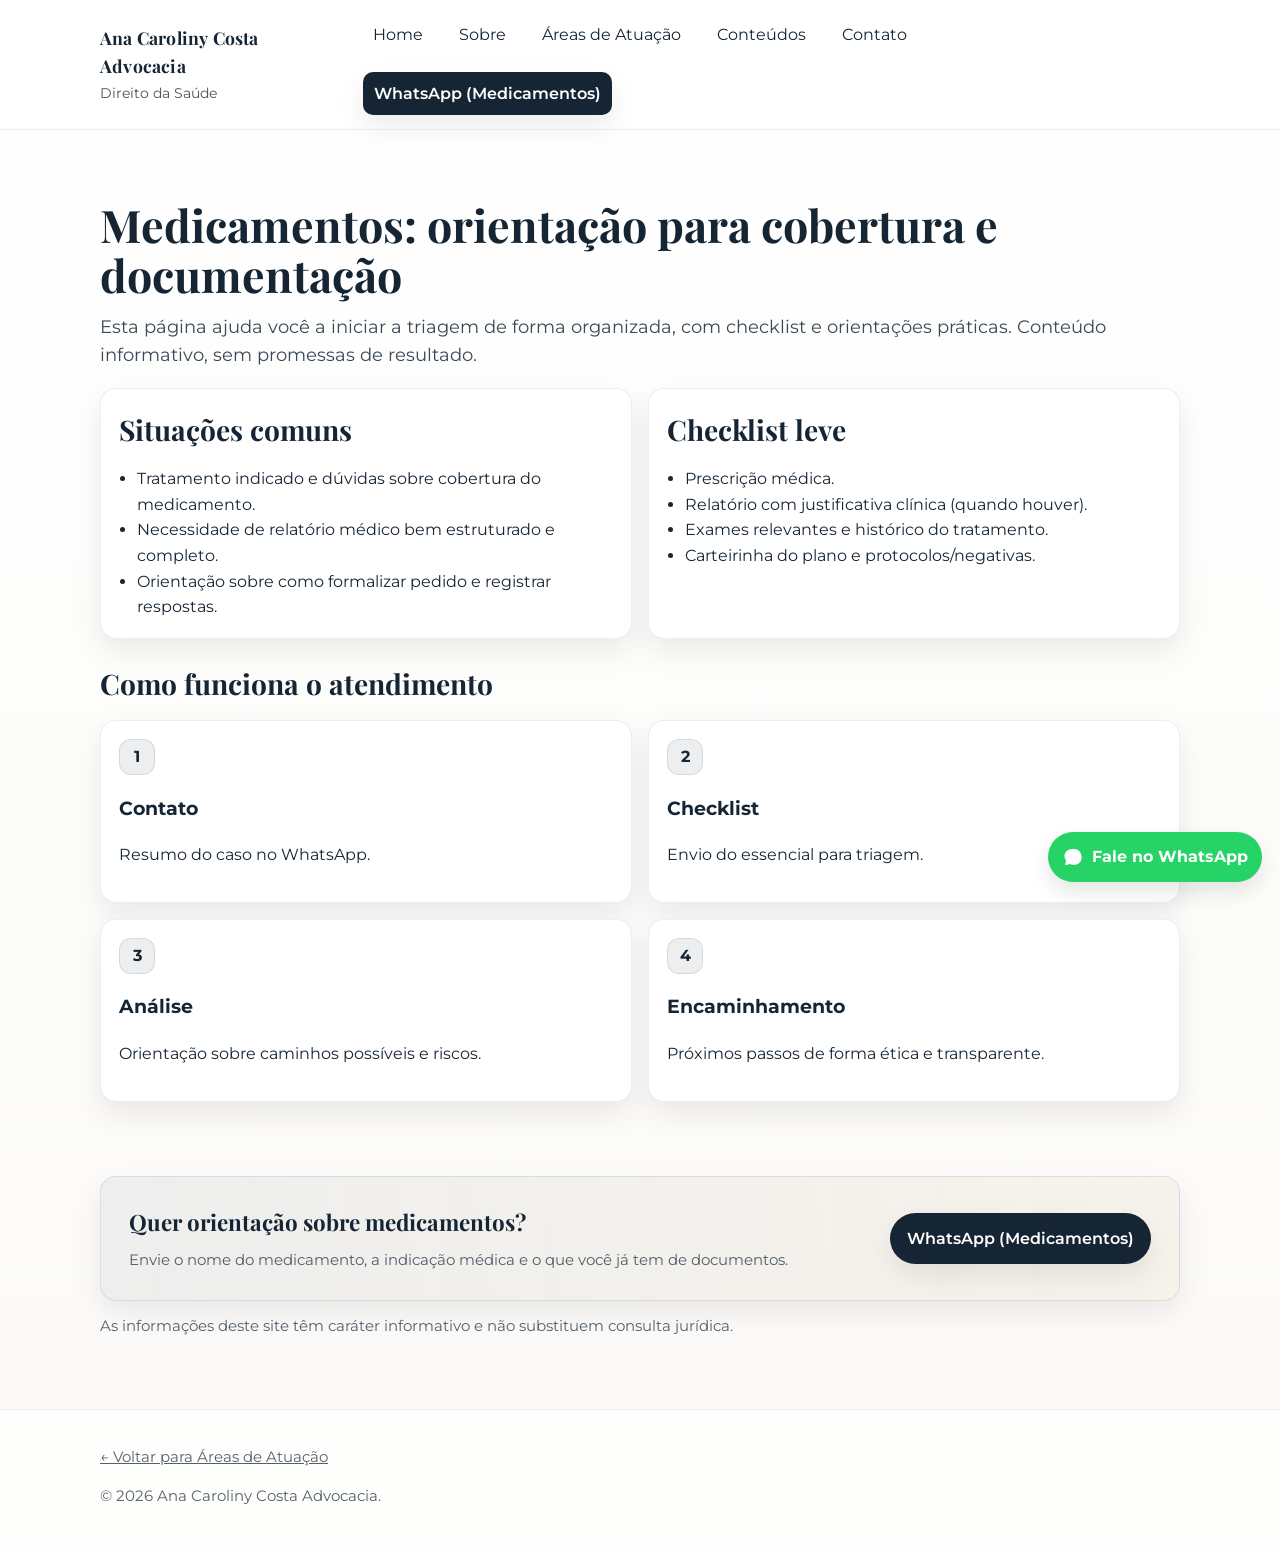
<file: areas-de-atuacao/medicamentos/index.html>
<!doctype html>
<html lang="pt-BR">
<head>
  <meta charset="utf-8" />
  <meta name="viewport" content="width=device-width,initial-scale=1" />
  <title>Medicamentos | Ana Caroliny Costa Advocacia</title>
  <meta name="description" content="Orientação jurídica sobre cobertura de medicamentos e tratamentos continuados: organização de laudos/relatórios e condução responsável do pedido." />
  <meta name="robots" content="index,follow" />
  <link rel="canonical" href="https://www.seudominio.com.br/areas-de-atuacao/medicamentos/" />

  <meta property="og:title" content="Medicamentos | Ana Caroliny Costa Advocacia" />
  <meta property="og:description" content="Cobertura de medicamentos: checklist e orientação clara, humana e ética." />
  <meta property="og:type" content="article" />
  <meta property="og:url" content="https://www.seudominio.com.br/areas-de-atuacao/medicamentos/" />
  <meta property="og:image" content="https://www.seudominio.com.br/assets/img/og-image.jpg" />

  <link rel="preconnect" href="https://fonts.googleapis.com" />
  <link rel="preconnect" href="https://fonts.gstatic.com" crossorigin />
  <link href="https://fonts.googleapis.com/css2?family=Montserrat:wght@400;600;700&family=Playfair+Display:wght@500;600;700&display=swap" rel="stylesheet" />

  <link rel="stylesheet" href="/assets/css/styles.css" />
  <script defer src="/assets/js/main.js"></script>
</head>

<body>
  <a class="skip-link" href="#conteudo">Pular para o conteúdo principal</a>

  <header>
    <div class="container">
      <nav class="nav" aria-label="Navegação principal">
        <a class="brand" href="/"><strong>Ana Caroliny Costa Advocacia</strong><span>Direito da Saúde</span></a>
        <div class="menu">
          <a href="/">Home</a>
          <a href="/sobre/">Sobre</a>
          <a href="/areas-de-atuacao/" aria-current="page">Áreas de Atuação</a>
          <a href="/conteudos/">Conteúdos</a>
          <a href="/contato/">Contato</a>
          <a class="btn btn-primary" target="_blank" rel="noopener"
             href="https://wa.me/5562981219641?text=Ol%C3%A1%21%20Vim%20pelo%20site%20e%20preciso%20de%20orienta%C3%A7%C3%A3o%20sobre%20cobertura%20de%20medicamento.">WhatsApp (Medicamentos)</a>
        </div>
      </nav>
    </div>
  </header>

  <main id="conteudo" class="section">
    <div class="container">
      <h1>Medicamentos: orientação para cobertura e documentação</h1>
      <p class="lead">
        Esta página ajuda você a iniciar a triagem de forma organizada, com checklist e orientações práticas.
        Conteúdo informativo, sem promessas de resultado.
      </p>

      <div class="grid-2" style="margin-top:18px">
        <section class="card item" aria-labelledby="situacoes">
          <h2 id="situacoes" style="margin-top:0">Situações comuns</h2>
          <ul style="margin:0;padding-left:18px">
            <li>Tratamento indicado e dúvidas sobre cobertura do medicamento.</li>
            <li>Necessidade de relatório médico bem estruturado e completo.</li>
            <li>Orientação sobre como formalizar pedido e registrar respostas.</li>
          </ul>
        </section>

        <section class="card item" aria-labelledby="checklist">
          <h2 id="checklist" style="margin-top:0">Checklist leve</h2>
          <ul style="margin:0;padding-left:18px">
            <li>Prescrição médica.</li>
            <li>Relatório com justificativa clínica (quando houver).</li>
            <li>Exames relevantes e histórico do tratamento.</li>
            <li>Carteirinha do plano e protocolos/negativas.</li>
          </ul>
        </section>
      </div>

      <section class="section" style="padding-top:22px" aria-labelledby="como-funciona">
        <h2 id="como-funciona">Como funciona o atendimento</h2>
        <div class="grid-2">
          <div class="card step"><div class="n" aria-hidden="true">1</div><h3>Contato</h3><p>Resumo do caso no WhatsApp.</p></div>
          <div class="card step"><div class="n" aria-hidden="true">2</div><h3>Checklist</h3><p>Envio do essencial para triagem.</p></div>
          <div class="card step"><div class="n" aria-hidden="true">3</div><h3>Análise</h3><p>Orientação sobre caminhos possíveis e riscos.</p></div>
          <div class="card step"><div class="n" aria-hidden="true">4</div><h3>Encaminhamento</h3><p>Próximos passos de forma ética e transparente.</p></div>
        </div>
      </section>

      <div class="card cta" style="margin-top:18px">
        <div>
          <strong>Quer orientação sobre medicamentos?</strong>
          <div class="smallprint">Envie o nome do medicamento, a indicação médica e o que você já tem de documentos.</div>
        </div>
        <a class="btn btn-primary" target="_blank" rel="noopener"
           href="https://wa.me/5562981219641?text=Ol%C3%A1%21%20Vim%20pelo%20site%20e%20preciso%20de%20orienta%C3%A7%C3%A3o%20sobre%20cobertura%20de%20medicamento.">WhatsApp (Medicamentos)</a>
      </div>

      <p class="smallprint" style="margin-top:14px">
        As informações deste site têm caráter informativo e não substituem consulta jurídica.
      </p>
    </div>
  </main>

  <footer>
    <div class="container">
      <p class="smallprint"><a href="/areas-de-atuacao/">← Voltar para Áreas de Atuação</a></p>
      <p class="smallprint">© <span id="year"></span> Ana Caroliny Costa Advocacia.</p>
    </div>
  </footer>

  <a class="wa-float" href="https://wa.me/5562981219641?text=Ol%C3%A1%21%20Vim%20pelo%20site%20e%20preciso%20de%20orienta%C3%A7%C3%A3o%20sobre%20cobertura%20de%20medicamento."
     target="_blank" rel="noopener" aria-label="Fale no WhatsApp (Medicamentos)">
    <svg aria-hidden="true" viewBox="0 0 32 32" fill="none"><path fill="currentColor" d="M16 3C9.4 3 4 8.1 4 14.4c0 2.5.9 4.9 2.4 6.9L5 29l7.9-1.9c2 .9 4.2 1.4 6.5 1.4 6.6 0 12-5.1 12-11.4C31.4 8.1 26 3 19.4 3H16z"/></svg>
    <span>Fale no WhatsApp</span>
  </a>
</body>
</html>
</file>
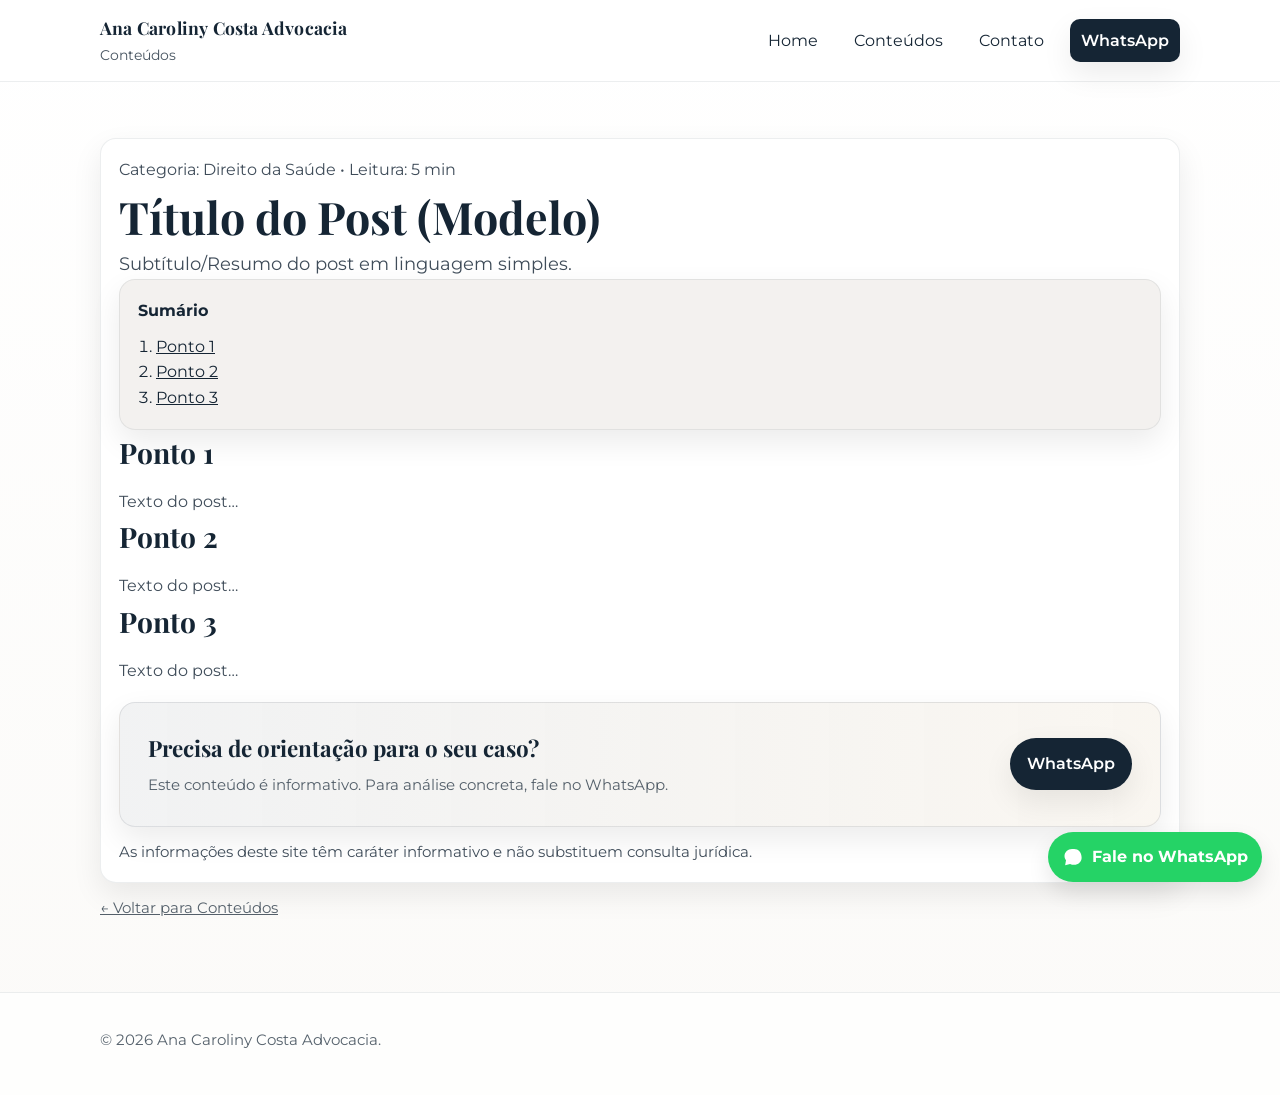
<file: conteudos/posts/index.html>
<!doctype html>
<html lang="pt-BR">
<head>
  <meta charset="utf-8" />
  <meta name="viewport" content="width=device-width,initial-scale=1" />
  <title>Título do Post (Modelo) | Ana Caroliny Costa Advocacia</title>
  <meta name="description" content="Modelo de página de post para o blog da Ana Caroliny Costa Advocacia. Substitua título, descrição e conteúdo ao publicar." />
  <meta name="robots" content="noindex,follow" />
  <link rel="canonical" href="https://www.seudominio.com.br/conteudos/post/" />

  <meta property="og:title" content="Título do Post (Modelo)" />
  <meta property="og:description" content="Modelo de post — substitua por conteúdo real ao publicar." />
  <meta property="og:type" content="article" />
  <meta property="og:url" content="https://www.seudominio.com.br/conteudos/post/" />
  <meta property="og:image" content="https://www.seudominio.com.br/assets/img/og-image.jpg" />

  <link rel="preconnect" href="https://fonts.googleapis.com" />
  <link rel="preconnect" href="https://fonts.gstatic.com" crossorigin />
  <link href="https://fonts.googleapis.com/css2?family=Montserrat:wght@400;600;700&family=Playfair+Display:wght@500;600;700&display=swap" rel="stylesheet" />

  <link rel="stylesheet" href="/assets/css/styles.css" />
  <script defer src="/assets/js/main.js"></script>

  <script type="application/ld+json">
  {
    "@context":"https://schema.org",
    "@type":"BlogPosting",
    "headline":"Título do Post (Modelo)",
    "datePublished":"2026-02-09",
    "author":{"@type":"Person","name":"Ana Caroliny Costa"},
    "publisher":{"@type":"Organization","name":"Ana Caroliny Costa Advocacia"},
    "mainEntityOfPage":"https://www.seudominio.com.br/conteudos/post/"
  }
  </script>
</head>

<body>
  <a class="skip-link" href="#conteudo">Pular para o conteúdo principal</a>

  <header>
    <div class="container">
      <nav class="nav" aria-label="Navegação principal">
        <a class="brand" href="/"><strong>Ana Caroliny Costa Advocacia</strong><span>Conteúdos</span></a>
        <div class="menu">
          <a href="/">Home</a>
          <a href="/conteudos/" aria-current="page">Conteúdos</a>
          <a href="/contato/">Contato</a>
          <a class="btn btn-primary" target="_blank" rel="noopener"
             href="https://wa.me/5562981219641?text=Ol%C3%A1%21%20Vim%20pelo%20site%20da%20Ana%20Caroliny%20Costa%20Advocacia%20e%20gostaria%20de%20orienta%C3%A7%C3%A3o.">WhatsApp</a>
        </div>
      </nav>
    </div>
  </header>

  <main id="conteudo" class="section">
    <div class="container">
      <article class="card item">
        <p class="muted" style="margin:0">Categoria: Direito da Saúde • Leitura: 5 min</p>
        <h1 style="margin:10px 0 8px">Título do Post (Modelo)</h1>
        <p class="lead">Subtítulo/Resumo do post em linguagem simples.</p>

        <nav aria-label="Sumário do post" class="card item" style="background:rgba(221,216,210,.35)">
          <strong>Sumário</strong>
          <ol style="margin:10px 0 0;padding-left:18px">
            <li><a href="#ponto-1">Ponto 1</a></li>
            <li><a href="#ponto-2">Ponto 2</a></li>
            <li><a href="#ponto-3">Ponto 3</a></li>
          </ol>
        </nav>

        <h2 id="ponto-1">Ponto 1</h2>
        <p>Texto do post…</p>

        <h2 id="ponto-2">Ponto 2</h2>
        <p>Texto do post…</p>

        <h2 id="ponto-3">Ponto 3</h2>
        <p>Texto do post…</p>

        <div class="card cta" style="margin-top:18px">
          <div>
            <strong>Precisa de orientação para o seu caso?</strong>
            <div class="smallprint">Este conteúdo é informativo. Para análise concreta, fale no WhatsApp.</div>
          </div>
          <a class="btn btn-primary" target="_blank" rel="noopener"
             href="https://wa.me/5562981219641?text=Ol%C3%A1%21%20Vim%20pelo%20site%20da%20Ana%20Caroliny%20Costa%20Advocacia%20e%20gostaria%20de%20orienta%C3%A7%C3%A3o.">WhatsApp</a>
        </div>

        <p class="smallprint" style="margin-top:14px">
          As informações deste site têm caráter informativo e não substituem consulta jurídica.
        </p>
      </article>

      <p class="smallprint" style="margin-top:14px"><a href="/conteudos/">← Voltar para Conteúdos</a></p>
    </div>
  </main>

  <footer>
    <div class="container">
      <p class="smallprint">© <span id="year"></span> Ana Caroliny Costa Advocacia.</p>
    </div>
  </footer>

  <a class="wa-float" href="https://wa.me/5562981219641?text=Ol%C3%A1%21%20Vim%20pelo%20site%20da%20Ana%20Caroliny%20Costa%20Advocacia%20e%20gostaria%20de%20orienta%C3%A7%C3%A3o."
     target="_blank" rel="noopener" aria-label="Fale no WhatsApp (Atendimento)">
    <svg aria-hidden="true" viewBox="0 0 32 32" fill="none"><path fill="currentColor" d="M16 3C9.4 3 4 8.1 4 14.4c0 2.5.9 4.9 2.4 6.9L5 29l7.9-1.9c2 .9 4.2 1.4 6.5 1.4 6.6 0 12-5.1 12-11.4C31.4 8.1 26 3 19.4 3H16z"/></svg>
    <span>Fale no WhatsApp</span>
  </a>
</body>
</html>
</file>
<file: assets/css/styles.css>
:root{
  --c-ink:#152534;
  --c-ink-2:#1F3A47;
  --c-gold:#CBAB75;
  --c-sand:#DDD8D2;
  --c-white:#FFFFFF;

  --max:1120px;
  --r:16px;
  --shadow: 0 12px 30px rgba(0,0,0,.08);
  --shadow2: 0 10px 22px rgba(0,0,0,.10);

  --fs-0: clamp(2rem, 3.5vw, 3.2rem);
  --fs-1: clamp(1.4rem, 2.2vw, 2rem);
  --fs-2: 1.125rem;
  --fs-3: 1rem;

  --lh:1.6;
}

*{box-sizing:border-box}
html{scroll-behavior:smooth}
body{
  margin:0;
  color:var(--c-ink);
  background:linear-gradient(180deg, var(--c-white), #fbfaf8);
  font-family: "Montserrat", system-ui, -apple-system, Segoe UI, Roboto, Arial, sans-serif;
  line-height:var(--lh);
}
img{max-width:100%; height:auto}
a{color:inherit}
.container{max-width:var(--max); margin:0 auto; padding:0 20px}

.skip-link{
  position:absolute; left:-999px; top:auto;
  width:1px; height:1px; overflow:hidden;
}
.skip-link:focus{
  left:20px; top:16px; width:auto; height:auto;
  background:var(--c-white); padding:10px 12px; border-radius:10px;
  box-shadow:var(--shadow); z-index:9999;
}

header{
  position:sticky; top:0; z-index:50;
  background:rgba(255,255,255,.86);
  backdrop-filter:saturate(120%) blur(10px);
  border-bottom:1px solid rgba(21,37,52,.08);
}
.nav{
  display:flex; align-items:center; justify-content:space-between;
  gap:16px; padding:14px 0;
}
.brand{
  display:flex; flex-direction:column; gap:2px; text-decoration:none;
}
.brand strong{
  font-family:"Playfair Display", Georgia, serif;
  letter-spacing:.2px;
  font-size:1.1rem;
}
.brand span{
  font-size:.88rem; color:rgba(21,37,52,.78);
}

.menu{
  display:flex; align-items:center; gap:16px; flex-wrap:wrap;
}
.menu a{
  text-decoration:none;
  padding:8px 10px;
  border-radius:10px;
}
.menu a:focus-visible, .menu a:hover{background:rgba(21,37,52,.06)}

.btn{
  display:inline-flex; align-items:center; justify-content:center;
  gap:10px;
  padding:12px 16px;
  border-radius:999px;
  font-weight:600;
  text-decoration:none;
  border:1px solid transparent;
  transition:transform .08s ease, box-shadow .2s ease, background .2s ease;
}
.btn:focus-visible{outline:3px solid rgba(203,171,117,.45); outline-offset:2px}
.btn:hover{transform:translateY(-1px)}
.btn-primary{background:var(--c-ink); color:var(--c-white); box-shadow:var(--shadow)}
.btn-primary:hover{background:var(--c-ink-2)}
.btn-secondary{background:transparent; border-color:rgba(21,37,52,.25)}
.btn-secondary:hover{border-color:rgba(21,37,52,.45); background:rgba(21,37,52,.04)}
.btn-gold{background:rgba(203,171,117,.14); border-color:rgba(203,171,117,.45)}
.btn-gold:hover{background:rgba(203,171,117,.20)}

.hero{
  padding:64px 0 22px;
}
.hero-grid{
  display:grid; grid-template-columns: 1.2fr .8fr; gap:32px; align-items:center;
}
.kicker{
  display:inline-flex; gap:10px; align-items:center;
  padding:8px 12px; border-radius:999px;
  background:rgba(221,216,210,.55);
  border:1px solid rgba(21,37,52,.08);
  font-size:.92rem;
}
.kicker i{width:10px; height:10px; border-radius:50%; background:var(--c-gold); display:inline-block}
h1{
  font-family:"Playfair Display", Georgia, serif;
  font-size:var(--fs-0);
  line-height:1.12;
  margin:14px 0 12px;
}
.lead{font-size:var(--fs-2); color:rgba(21,37,52,.84); margin:0 0 18px}
.proof{
  display:flex; gap:12px; flex-wrap:wrap; margin:16px 0 22px;
}
.pill{
  padding:10px 12px; border-radius:999px;
  border:1px solid rgba(21,37,52,.10);
  background:rgba(255,255,255,.75);
  font-size:.95rem;
}
.card{
  border-radius:var(--r);
  background:var(--c-white);
  border:1px solid rgba(21,37,52,.08);
  box-shadow:var(--shadow);
}
.hero-card{padding:18px}
.hero-card img{
  border-radius:14px;
  border:1px solid rgba(21,37,52,.10);
}

.section{padding:56px 0}
.section h2{
  font-family:"Playfair Display", Georgia, serif;
  font-size:var(--fs-1);
  margin:0 0 14px;
}
.muted{color:rgba(21,37,52,.78)}

.grid-3{
  display:grid; grid-template-columns:repeat(3,1fr); gap:16px;
}
.grid-2{
  display:grid; grid-template-columns:repeat(2,1fr); gap:16px;
}
.item{
  padding:18px;
}
.item h3{margin:8px 0 8px; font-size:1.05rem}
.item p{margin:0; color:rgba(21,37,52,.82)}
.icon{
  width:44px; height:44px; border-radius:14px;
  display:grid; place-items:center;
  background:rgba(203,171,117,.16);
  border:1px solid rgba(203,171,117,.35);
  color:var(--c-ink);
}

.steps{counter-reset: step}
.step{
  padding:18px;
}
.step .n{
  width:36px; height:36px; border-radius:12px;
  display:grid; place-items:center;
  background:rgba(21,37,52,.08);
  border:1px solid rgba(21,37,52,.10);
  font-weight:700;
}

.faq{display:grid; gap:10px}
.faq details{
  padding:14px 16px;
  border-radius:14px;
  border:1px solid rgba(21,37,52,.10);
  background:rgba(255,255,255,.75);
}
.faq summary{
  cursor:pointer;
  font-weight:700;
}
.faq p{margin:10px 0 0; color:rgba(21,37,52,.82)}

.cta{
  padding:28px;
  display:flex; align-items:center; justify-content:space-between;
  gap:18px; flex-wrap:wrap;
  background:linear-gradient(90deg, rgba(21,37,52,.06), rgba(203,171,117,.10));
  border:1px solid rgba(21,37,52,.10);
}
.cta strong{
  font-family:"Playfair Display", Georgia, serif;
  font-size:1.4rem;
}
.smallprint{font-size:.92rem; color:rgba(21,37,52,.72); margin-top:8px}

footer{
  padding:28px 0;
  border-top:1px solid rgba(21,37,52,.08);
  background:rgba(255,255,255,.75);
}
.footer-grid{
  display:grid; grid-template-columns:1.2fr .8fr; gap:18px;
}
.footer-grid a{text-decoration:none}
.footer-grid a:hover{text-decoration:underline}
.badge{
  display:inline-flex; gap:8px; align-items:center;
  padding:8px 10px; border-radius:999px;
  background:rgba(21,37,52,.06);
  border:1px solid rgba(21,37,52,.08);
  font-size:.92rem;
}

/* WhatsApp floating button */
.wa-float{
  position:fixed; right:18px; bottom:18px; z-index:999;
  display:flex; align-items:center; gap:10px;
  padding:12px 14px;
  border-radius:999px;
  background:#25D366;
  color:#fff;
  text-decoration:none;
  font-weight:700;
  box-shadow:var(--shadow2);
}
.wa-float svg{width:20px; height:20px}
.wa-float:focus-visible{outline:3px solid rgba(21,37,52,.35); outline-offset:2px}
.wa-float:hover{transform:translateY(-1px)}
.wa-float span{display:inline}

/* Responsive */
@media (max-width: 900px){
  .hero-grid{grid-template-columns:1fr}
  .grid-3{grid-template-columns:1fr}
  .grid-2{grid-template-columns:1fr}
  .footer-grid{grid-template-columns:1fr}
  .menu{gap:8px}
  .wa-float span{display:none}
}
</file>
